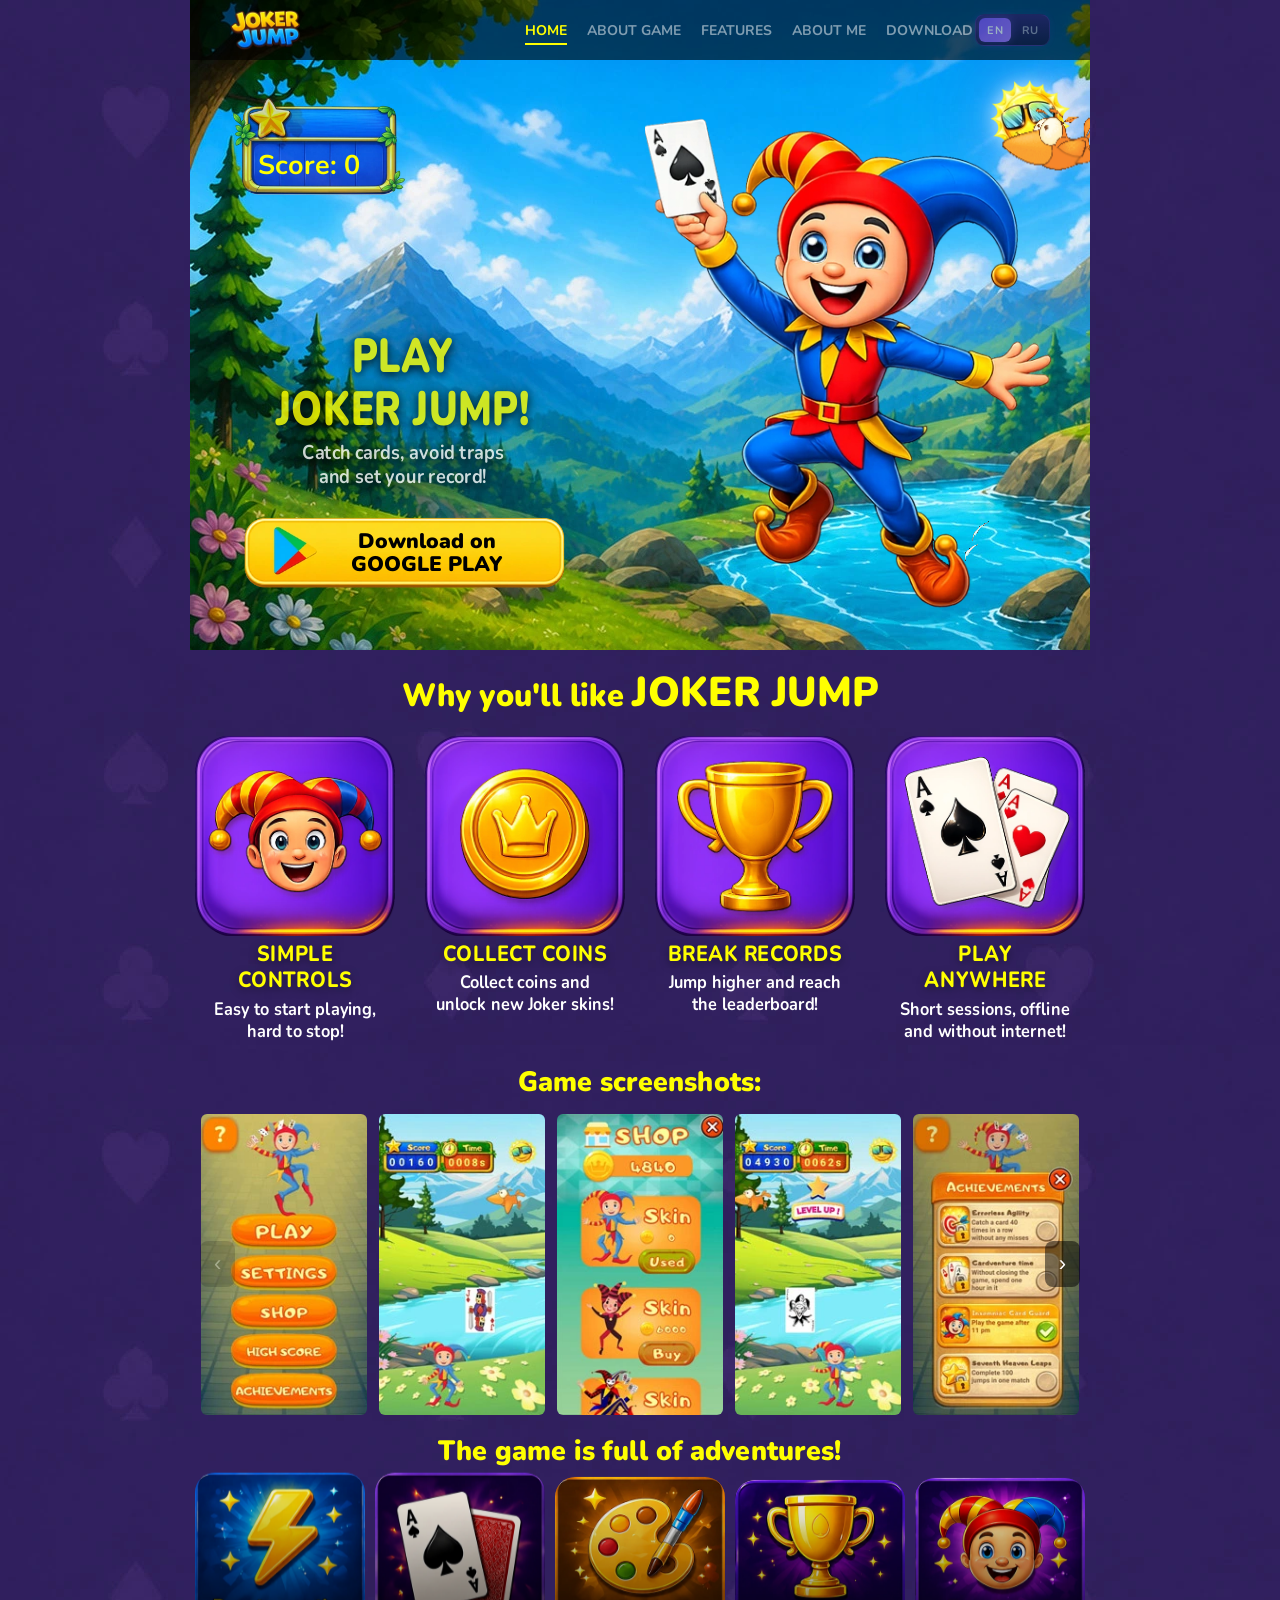
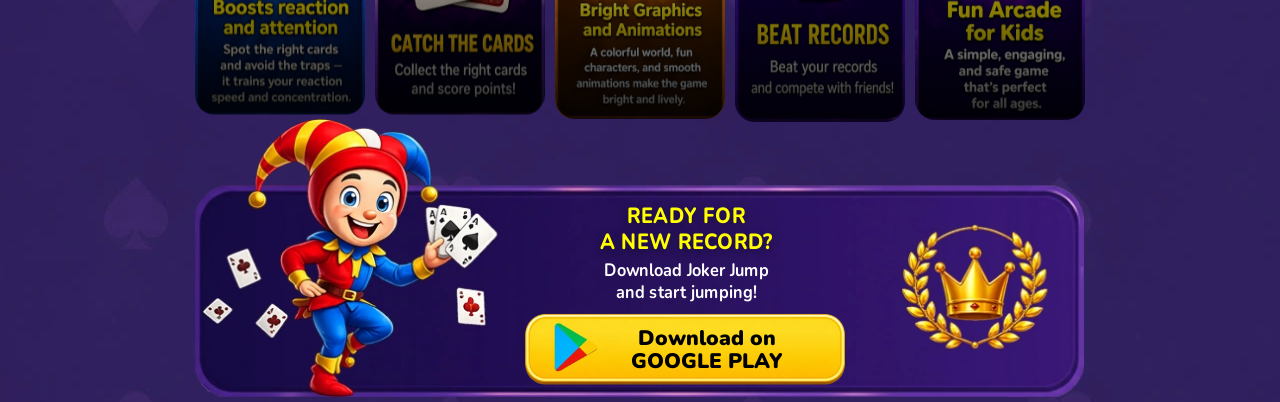
<file: index.html>
<!DOCTYPE html>
<html lang="en">
<head>
<meta name="viewport"
      content="width=device-width, initial-scale=1.0">
    <meta charset="UTF-8">
    <title>Joker Jump</title>
	<link rel="icon" href="assets/images/favicon.png">
    <link rel="stylesheet" href="assets/styles/styles.css">
    <link href="https://fonts.googleapis.com/css2?family=Baloo+2:wght@400;600;700&display=swap" rel="stylesheet">
    <link href="https://fonts.googleapis.com/css2?family=Nunito:wght@400;600;700;800&display=swap" rel="stylesheet">
    <style>
        .hero-text {
            left: 6%;
        }
    </style>
</head>

<body>
<header class="header">
    <div class="container menu">
        <img src="assets/images/Logo.webp" alt="Logo" class="logo">
		<button class="burger-btn" id="burgerBtn">
			<span></span>
			<span></span>
			<span></span>
		</button>

		<nav id="mainNav">
            <ul>
                <li><a href="index.html" class="active">HOME</a></li>
                <li><a href="about_Game.html">ABOUT GAME</a></li>
                <li><a href="peculiarities.html">FEATURES</a></li>
                <li><a href="about_Me.html">ABOUT ME</a></li>
                <li><a href="https://play.google.com/store/apps/details?id=com.Spinyminds.MyGame" target="_blank" rel="noopener noreferrer">DOWNLOAD</a></li>
            </ul>
        </nav>
	
		<div class="lang-switch">
		<a href="index.html" class="lang-btn" data-lang="en">EN</a>
		<a href="ru/index.html" class="lang-btn" data-lang="ru">RU</a>
		</div>
		
    </div>
</header>

<main class="wrapper">

<section class="hero">
	<div id="score" data-label="Score">Score: 0</div>
    <img src="assets/images/Score.webp" class="score" alt="Score indicator">

    <div class="leaf-layer"></div>

    <div class="joker-stage">
        <img src="assets/images/ball.webp" class="ball" alt="Ball">
        <img src="assets/images/Joker.webp" class="joker-layer" alt="Joker character">

        <div class="eye" id="eye1">
            <img src="assets/images/eye.webp" class="iris" alt="Eye iris">
        </div>
        <div class="eye" id="eye2">
            <img src="assets/images/eye.webp" class="iris" alt="Eye iris">
        </div>
    </div>

    <img src="assets/images/Fly.gif" class="fly-layer" alt="Flying animation">
    <img src="assets/images/Sun.webp" class="sun" alt="Sun">
    <img src="assets/images/Wave.gif" class="wave" alt="Wave animation">

    <div class="hero-text">
        <h2>PLAY<br>JOKER JUMP!</h2>
        <h3>Catch cards, avoid traps<br>and set your record!</h3>
    </div>

    <a class="download-btn btn2"
       href="https://play.google.com/store/apps/details?id=com.Spinyminds.MyGame"
       target="_blank" rel="noopener noreferrer">
        <img src="assets/images/Download.webp" alt="Download">
        <span class="download-text">Download on <br>GOOGLE PLAY</span>
    </a>
</section>

<div class="container content">
    <h1>Why you'll like <span class="game-title">JOKER JUMP</span></h1>

    <div class="small_cards">

        <div class="small_card-wrapper">
            <div class="small_card">
                <div class="small_card-icon" style="background-image: url('assets/images/Sing_1.webp');"></div>
            </div>
            <h2>SIMPLE CONTROLS</h2>
            <h3>Easy to start playing, hard to stop!</h3>
        </div>

        <div class="small_card-wrapper">
            <div class="small_card">
                <div class="small_card-icon" style="background-image: url('assets/images/Sing_2.webp');"></div>
            </div>
            <h2>COLLECT COINS</h2>
            <h3>Collect coins and unlock new Joker skins!</h3>
        </div>

        <div class="small_card-wrapper">
            <div class="small_card">
                <div class="small_card-icon" style="background-image: url('assets/images/Sing_3.webp');"></div>
            </div>
            <h2>BREAK RECORDS</h2>
            <h3>Jump higher and reach the leaderboard!</h3>
        </div>

        <div class="small_card-wrapper">
            <div class="small_card">
                <div class="small_card-icon" style="background-image: url('assets/images/Sing_4.webp');"></div>
            </div>
            <h2>PLAY ANYWHERE</h2>
            <h3>Short sessions, offline and without internet!</h3>
        </div>

    </div>
</div>
<section class="container content">

<h4>Game screenshots:</h4>

<div class="gallery">
    <button class="nav prev">‹</button>

    <div class="gallery-wrapper">
        <div class="gallery-track">
              <div class="slide"><img src="assets/images/Screens_1.webp" alt="Gameplay screenshot 1"></div>
              <div class="slide"><img src="assets/images/Screens_2.webp" alt="Gameplay screenshot 2"></div>
              <div class="slide"><img src="assets/images/Screens_3.webp" alt="Gameplay screenshot 3"></div>
              <div class="slide"><img src="assets/images/Screens_4.webp" alt="Gameplay screenshot 4"></div>
              <div class="slide"><img src="assets/images/Screens_5.webp" alt="Gameplay screenshot 5"></div>
              <div class="slide"><img src="assets/images/Screens_6.webp" alt="Gameplay screenshot 6"></div>
              <div class="slide"><img src="assets/images/Screens_7.webp" alt="Gameplay screenshot 7"></div>
              <div class="slide"><img src="assets/images/Screens_8.webp" alt="Gameplay screenshot 8"></div>
        </div>
    </div>

    <button class="nav next">›</button>
</div>

<h4>The game is full of adventures!</h4>

<div class="layout-grid">

    <div class="wrapper">
        <div class="card">
            <img src="assets/images/Card_01_en.webp" alt="Game card 1">
            <div class="overlay"></div>
            <div class="card-content"></div>
            <div class="glare"></div>
        </div>
    </div>

    <div class="wrapper">
        <div class="card">
            <img src="assets/images/Card_02_en.webp" alt="Game card 2">
            <div class="overlay"></div>
            <div class="card-content"></div>
            <div class="glare"></div>
        </div>
    </div>

    <div class="wrapper">
        <div class="card">
            <img src="assets/images/Card_03_en.webp" alt="Game card 3">
            <div class="overlay"></div>
            <div class="card-content"></div>
            <div class="glare"></div>
        </div>
    </div>

    <div class="wrapper">
        <div class="card">
            <img src="assets/images/Card_04_en.webp" alt="Game card 4">
            <div class="overlay"></div>
            <div class="card-content"></div>
            <div class="glare"></div>
        </div>
    </div>

    <div class="wrapper">
        <div class="card">
            <img src="assets/images/Card_05_en.webp" alt="Game card 5">
            <div class="overlay"></div>
            <div class="card-content"></div>
            <div class="glare"></div>
        </div>
    </div>
	
	<div class="wrapper mobile-only">
    <div class="card">
        <img src="assets/images/Card_05_en_additional.webp" alt="Game card 5 additional">
        <div class="overlay"></div>
        <div class="card-content"></div>
        <div class="glare"></div>
    </div>
</div>

</div>

<div class="plaque-wrapper">

    <img src="assets/images/Purple_plaque.webp" class="Purple_plaque" alt="Purple plaque">

    <div class="plaque-text">
        <h2>READY FOR </br>A NEW RECORD?</h2>
        <h3>Download Joker Jump <br>and start jumping!</h3>
    </div>

    <a class="download-btn btn1"
       href="https://play.google.com/store/apps/details?id=com.Spinyminds.MyGame"
       target="_blank" rel="noopener noreferrer">
        <img src="assets/images/Download.webp" alt="Download Game">
        <span class="download-text">Download on <br>GOOGLE PLAY</span>
    </a>

</div>
</section>
</main>
<script>
  window.IMAGE_BASE = "assets/images/";
</script>
<script src="assets/scripts/script.js" defer></script>
	<script src="assets/scripts/burgerbtn.js" defer></script>
</body>
</html>
</file>
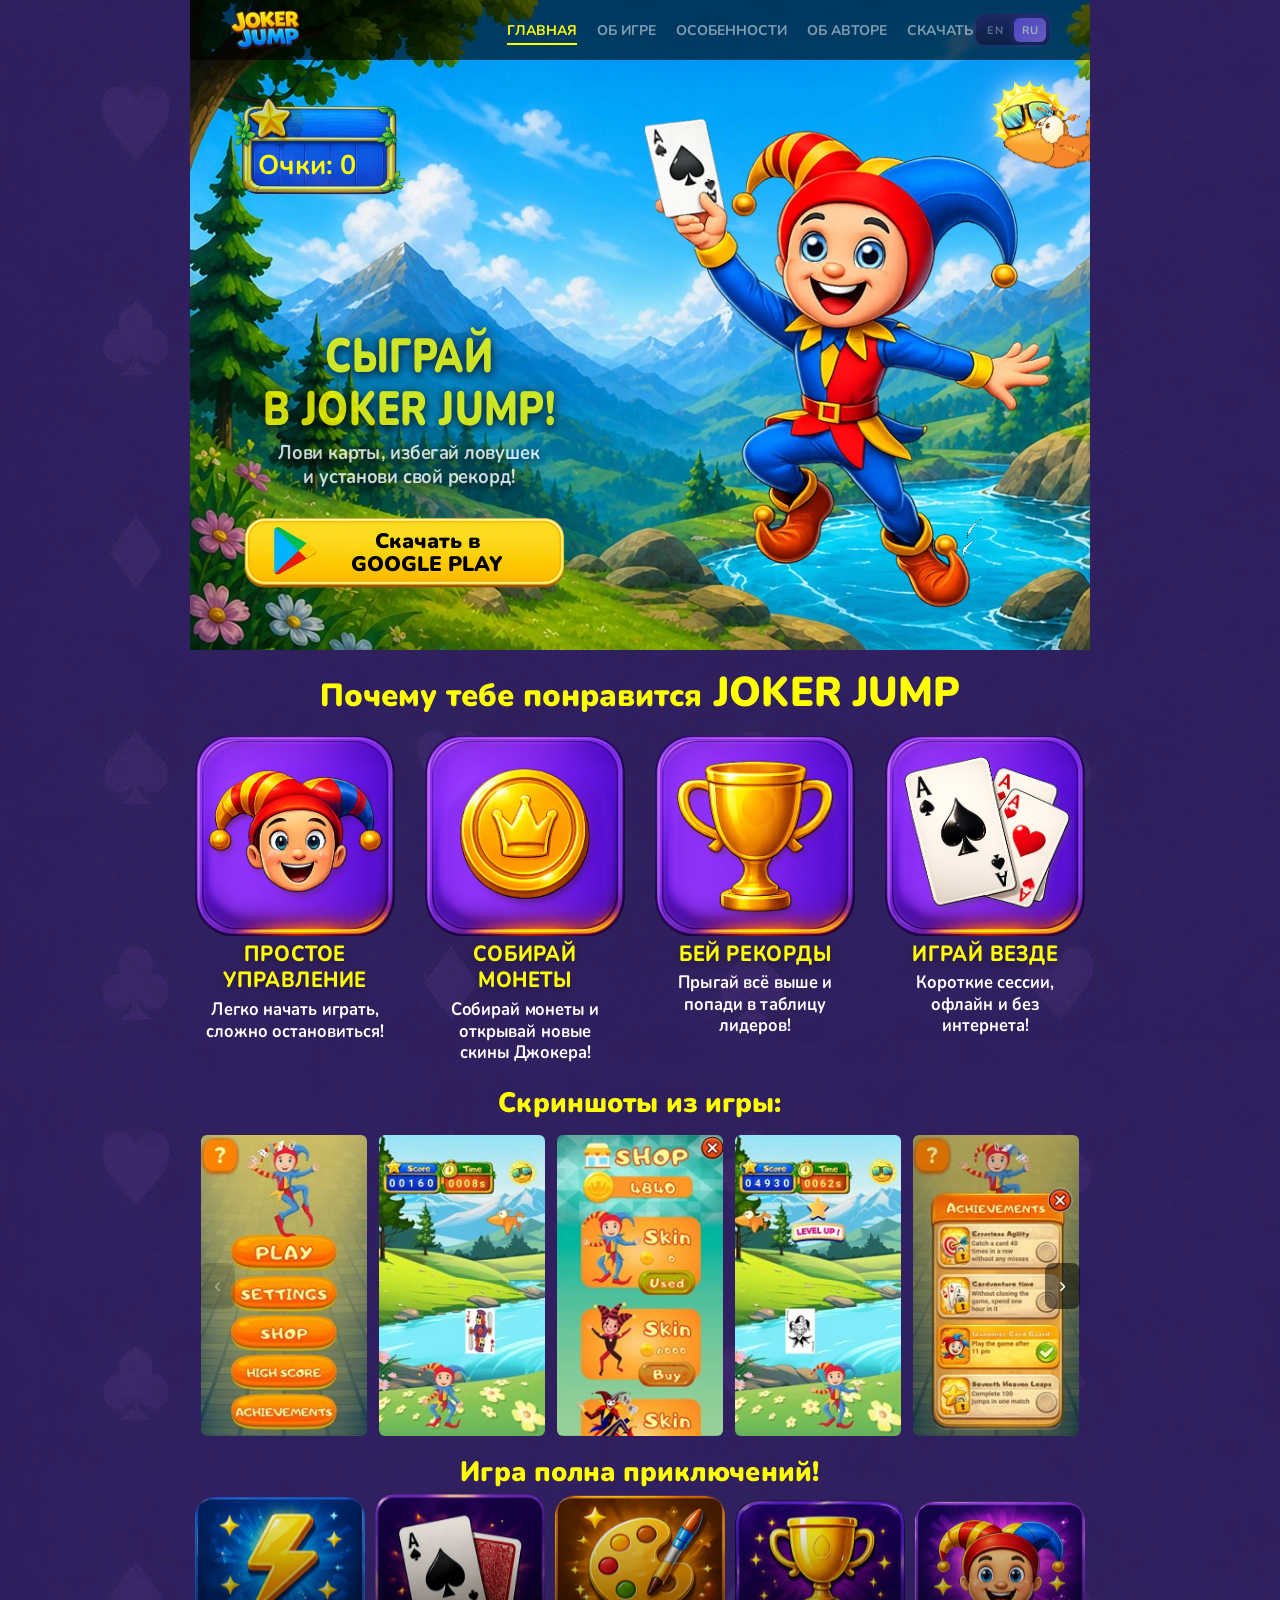
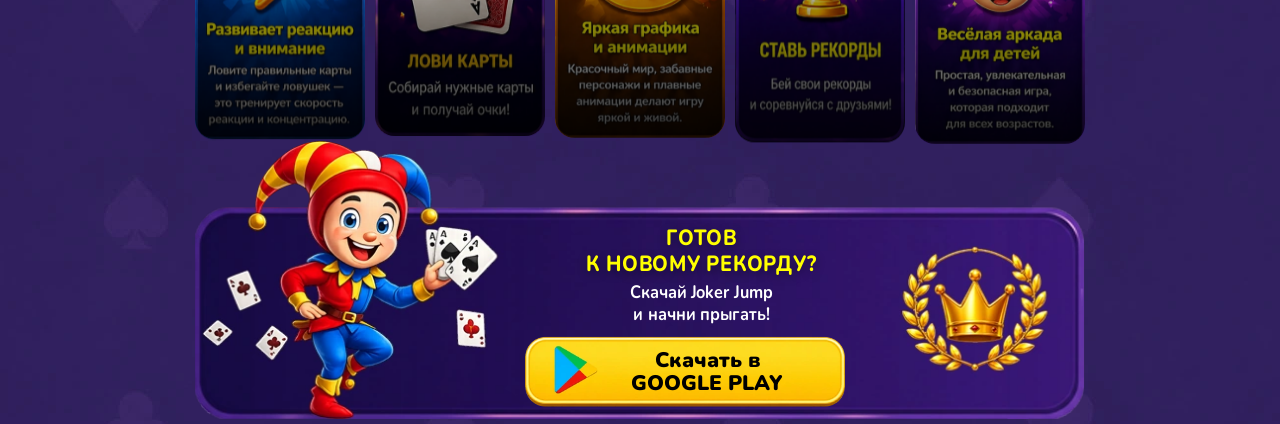
<file: ru/index.html>
<!DOCTYPE html>
<html lang="ru">
<head>
    <meta charset="UTF-8">
	<meta name="viewport"
      content="width=device-width, initial-scale=1.0">
    <title>Joker Jump</title>
	<link rel="icon" href="../assets/images/favicon.png">
    <link rel="stylesheet" href="../assets/styles/styles.css">
	<link href="https://fonts.googleapis.com/css2?family=Baloo+2:wght@400;600;700&display=swap" rel="stylesheet">
	<link href="https://fonts.googleapis.com/css2?family=Nunito:wght@400;600;700;800&display=swap" rel="stylesheet">
	<style>
		.hero-text{
			left:4%;
		}
		@media (max-width:768px){
		.hero-text{
			transform:
				translateX(-7%)
		}
		}
	</style>
</head>

<body>
<header class="header">
    <div class="container menu">
        <img src="../assets/images/Logo.webp" alt="Logo" class="logo">
		<button class="burger-btn" id="burgerBtn">
			<span></span>
			<span></span>
			<span></span>
		</button>
		<nav id="mainNav">
            <ul>
                <li><a href="index.html" class="active">ГЛАВНАЯ</a></li>
                <li><a href="about_Game.html">ОБ ИГРЕ</a></li>
                <li><a href="peculiarities.html">ОСОБЕННОСТИ</a></li>
                <li><a href="about_Me.html">ОБ АВТОРЕ</a></li>
                <li><a href="https://play.google.com/store/apps/details?id=com.Spinyminds.MyGame" target="_blank" rel="noopener noreferrer">СКАЧАТЬ</a></li>
            </ul>
        </nav>
		<div class="lang-switch">
		<a href="../index.html" class="lang-btn" data-lang="en">EN</a>
		<a href="index.html" class="lang-btn" data-lang="ru">RU</a>
		</div>		
    </div>
</header>

<main class="wrapper">

<section class="hero">
    <div id="score" data-label="Очки">Очки: 0</div>
    <img src="../assets/images/Score.webp" class="score" alt="Score indicator">
    <div class="leaf-layer"></div>
    <div class="joker-stage">
        <img src="../assets/images/ball.webp" class="ball" alt="Ball">
        <img src="../assets/images/Joker.webp" class="joker-layer" alt="Joker character">
        <div class="eye" id="eye1">
            <img src="../assets/images/eye.webp" class="iris" alt="Eye iris">
        </div>
        <div class="eye" id="eye2">
            <img src="../assets/images/eye.webp" class="iris" alt="Eye iris">
        </div>
    </div>
    <img src="../assets/images/Fly.gif" class="fly-layer" alt="Flying animation">
    <img src="../assets/images/Sun.webp" class="sun" alt="Sun">
    <img src="../assets/images/Wave.gif" class="wave" alt="Wave animation">
    <div class="hero-text">
        <h2>СЫГРАЙ<br>в JOKER JUMP!</h2>
        <h3>Лови карты, избегай ловушек<br>и установи свой рекорд!</h3>
    </div>
    <a class="download-btn btn2"
       href="https://play.google.com/store/apps/details?id=com.Spinyminds.MyGame"
       target="_blank" rel="noopener noreferrer">
        <img src="../assets/images/Download.webp" alt="Download">
        <span class="download-text">Скачать в <br>GOOGLE PLAY</span>
    </a>
</section>

<div class="container content">
    <h1>Почему тебе понравится<span class="game-title"> JOKER JUMP</span></h1>

    <div class="small_cards">

        <div class="small_card-wrapper">
            <div class="small_card">
                <div class="small_card-icon" style="background-image: url('../assets/images/Sing_1.webp');"></div>
            </div>
            <h2>ПРОСТОЕ УПРАВЛЕНИЕ</h2>
            <h3>Легко начать играть, сложно остановиться!</h3>
        </div>

        <div class="small_card-wrapper">
            <div class="small_card">
                <div class="small_card-icon" style="background-image: url('../assets/images/Sing_2.webp');"></div>
            </div>
            <h2>СОБИРАЙ МОНЕТЫ</h2>
            <h3>Собирай монеты и открывай новые скины Джокера!</h3>
        </div>

        <div class="small_card-wrapper">
            <div class="small_card">
                <div class="small_card-icon" style="background-image: url('../assets/images/Sing_3.webp');"></div>
            </div>
            <h2>БЕЙ РЕКОРДЫ</h2>
            <h3>Прыгай всё выше и попади в таблицу лидеров!</h3>
        </div>

        <div class="small_card-wrapper">
            <div class="small_card">
                <div class="small_card-icon" style="background-image: url('../assets/images/Sing_4.webp');"></div>
            </div>
            <h2>ИГРАЙ ВЕЗДЕ</h2>
            <h3>Короткие сессии, офлайн и без интернета!</h3>
        </div>
    </div>
	
</div>
<section class="container content">

<h4>Скриншоты из игры:</h4>

<div class="gallery">
  <button class="nav prev">‹</button>

  <div class="gallery-wrapper">
    <div class="gallery-track">
              <div class="slide"><img src="../assets/images/Screens_1.webp" alt="Gameplay screenshot 1"></div>
              <div class="slide"><img src="../assets/images/Screens_2.webp" alt="Gameplay screenshot 2"></div>
              <div class="slide"><img src="../assets/images/Screens_3.webp" alt="Gameplay screenshot 3"></div>
              <div class="slide"><img src="../assets/images/Screens_4.webp" alt="Gameplay screenshot 4"></div>
              <div class="slide"><img src="../assets/images/Screens_5.webp" alt="Gameplay screenshot 5"></div>
              <div class="slide"><img src="../assets/images/Screens_6.webp" alt="Gameplay screenshot 6"></div>
              <div class="slide"><img src="../assets/images/Screens_7.webp" alt="Gameplay screenshot 7"></div>
              <div class="slide"><img src="../assets/images/Screens_8.webp" alt="Gameplay screenshot 8"></div>
    </div>
  </div>

  <button class="nav next">›</button>
</div>

<h4>Игра полна приключений!</h4>

<div class="layout-grid">

    <div class="wrapper">
        <div class="card">
            <img src="../assets/images/Card_01.webp" alt="Game card 1">
			<div class="overlay"></div>
            <div class="card-content"></div>
            <div class="glare"></div>
        </div>
    </div>

    <div class="wrapper">
        <div class="card">
            <img src="../assets/images/Card_02.webp" alt="Game card 2">
			<div class="overlay"></div>
            <div class="card-content"></div>
            <div class="glare"></div>        </div>
    </div>

    <div class="wrapper">
        <div class="card">
            <img src="../assets/images/Card_03.webp" alt="Game card 3">
 			<div class="overlay"></div>
            <div class="card-content"></div>
            <div class="glare"></div>       </div>
    </div>

    <div class="wrapper">
        <div class="card">
            <img src="../assets/images/Card_04.webp" alt="Game card 4">
 			<div class="overlay"></div>
            <div class="card-content"></div>
            <div class="glare"></div>       </div>
    </div>

    <div class="wrapper">
        <div class="card">
            <img src="../assets/images/Card_05.webp" alt="Game card 5">
 			<div class="overlay"></div>
            <div class="card-content"></div>
            <div class="glare"></div>
		</div>
    </div>
	<div class="wrapper mobile-only">
    <div class="card">
        <img src="../assets/images/Card_05_ru_additional.webp" alt="Game card 5 additional">
        <div class="overlay"></div>
        <div class="card-content"></div>
        <div class="glare"></div>
    </div>
	</div>
</div>

<div class="plaque-wrapper">

    <img src="../assets/images/Purple_plaque.webp" class="Purple_plaque" alt="Purple plaque">

    <div class="plaque-text">
        <h2>ГОТОВ <br>К НОВОМУ РЕКОРДУ?</h2>
        <h3>Скачай Joker Jump <br>и начни прыгать!</h3>
    </div>

    <a class="download-btn btn1"
       href="https://play.google.com/store/apps/details?id=com.Spinyminds.MyGame"
       target="_blank" rel="noopener noreferrer">

        <img src="../assets/images/Download.webp" alt="Download Game">

        <span class="download-text">Скачать в <br>GOOGLE PLAY</span>
    </a>

</div>

</section>

</main>
<script>
  window.IMAGE_BASE = "../assets/images/";
</script>
<script src="../assets/scripts/script.js" defer></script>
<script src="../assets/scripts/burgerbtn.js" defer></script>
</body>
</html>
</file>
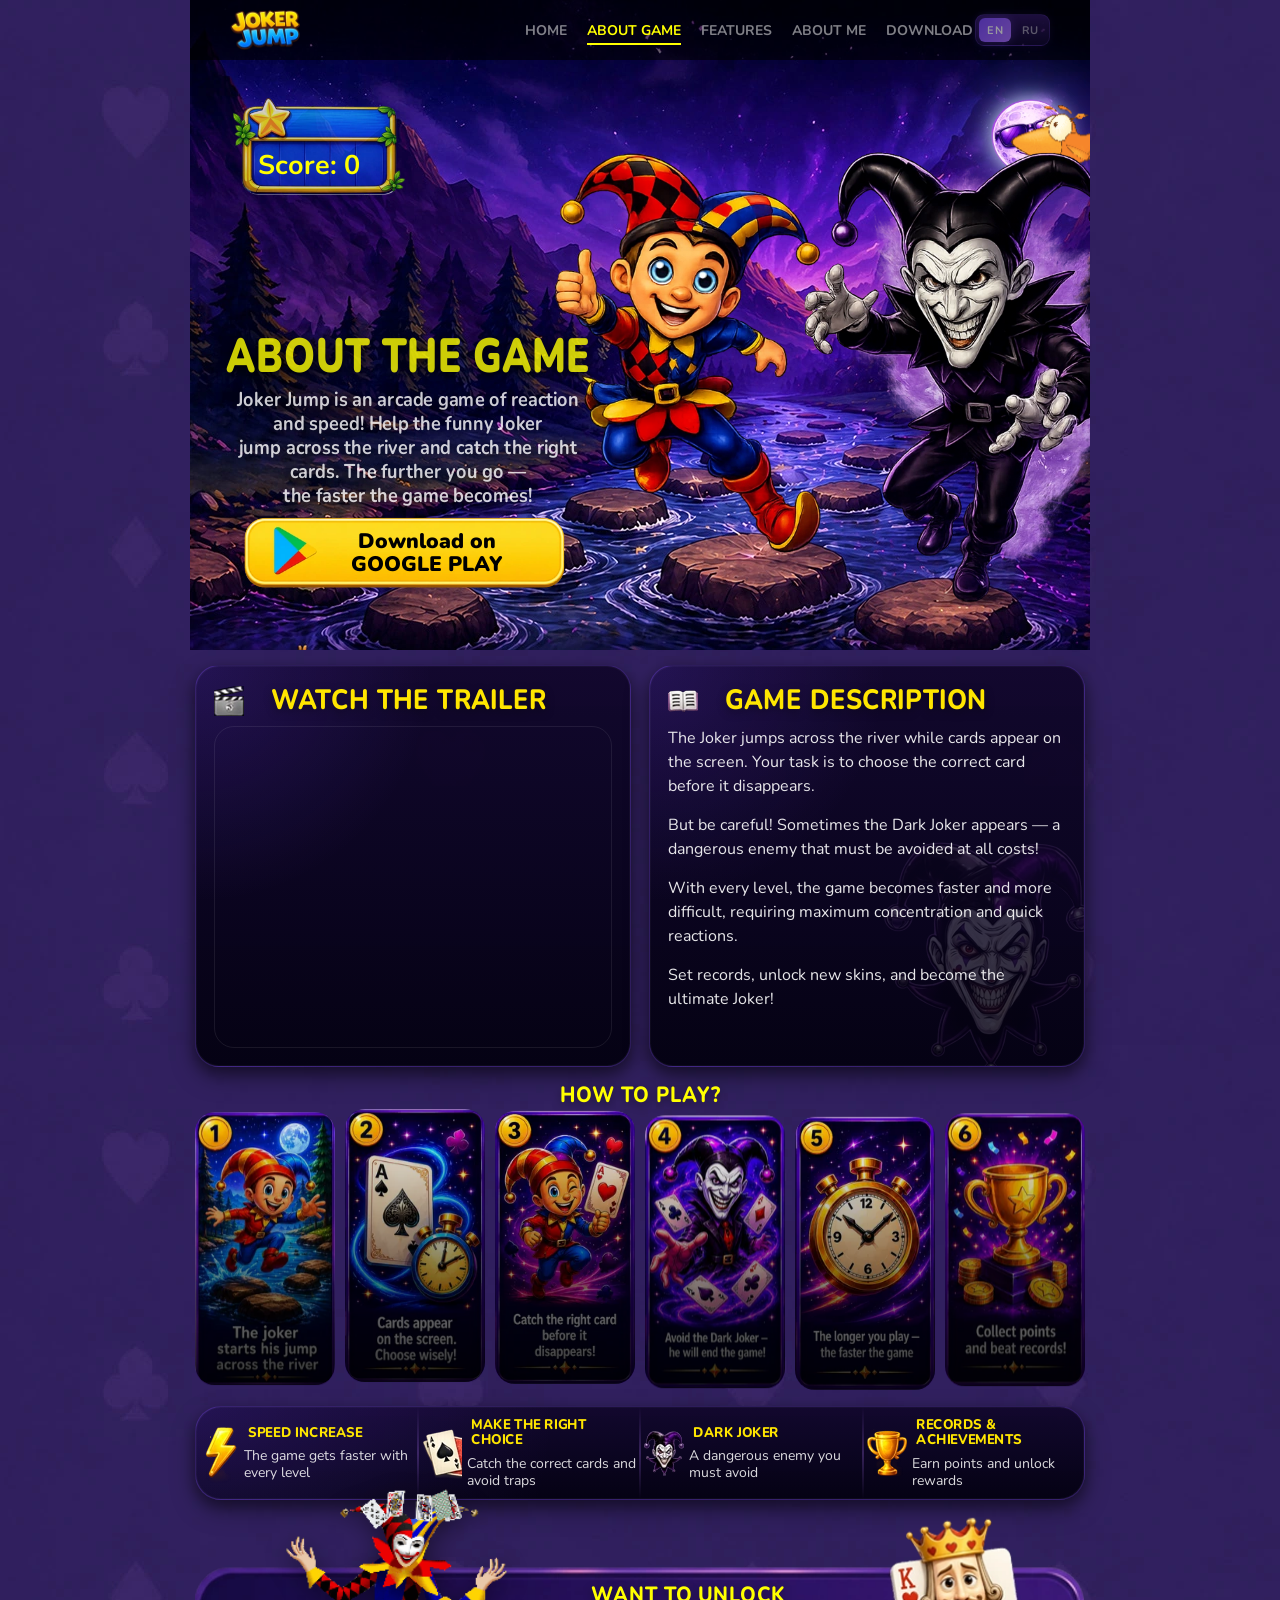
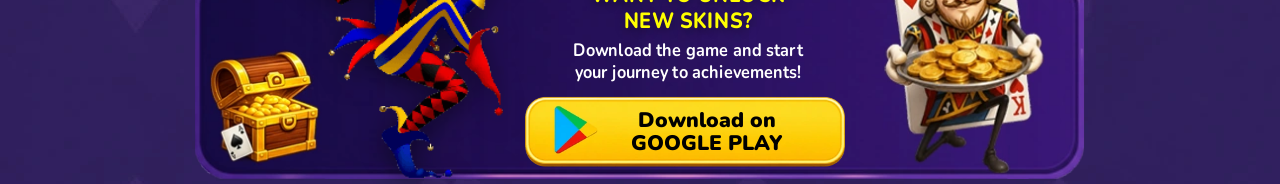
<file: about_Game.html>
<!DOCTYPE html>
<html lang="en">
<head>
    <meta charset="UTF-8">
	<meta name="viewport"
      content="width=device-width, initial-scale=1.0">
    <title>About Joker Jump game</title>
	<link rel="icon" href="assets/images/favicon.png">
    <link rel="stylesheet" href="assets/styles/styles.css">
    <link href="https://fonts.googleapis.com/css2?family=Baloo+2:wght@400;600;700&display=swap" rel="stylesheet">
    <link href="https://fonts.googleapis.com/css2?family=Nunito:wght@400;600;700;800&display=swap" rel="stylesheet">
    <link rel="stylesheet" href="assets/styles/about_game.css">
</head>
<body>
<header class="header">
    <div class="container menu">
        <img src="assets/images/Logo.webp" alt="Logo" class="logo">
		<button class="burger-btn" id="burgerBtn">
			<span></span>
			<span></span>
			<span></span>
		</button>
		<nav id="mainNav">
            <ul>
                <li><a href="index.html">HOME</a></li>
                <li><a href="about_Game.html" class="active">ABOUT GAME</a></li>
                <li><a href="peculiarities.html">FEATURES</a></li>
                <li><a href="about_Me.html">ABOUT ME</a></li>
                <li><a href="https://play.google.com/store/apps/details?id=com.Spinyminds.MyGame" target="_blank" rel="noopener noreferrer">DOWNLOAD</a></li>
            </ul>
        </nav>
			<div class="lang-switch">
			<a href="about_Game.html" class="lang-btn" data-lang="en">EN</a>
			<a href="ru/about_Game.html" class="lang-btn" data-lang="ru">RU</a>
			</div>	
    </div>
</header>

<main class="wrapper">

<section class="hero">

	<div id="score" data-label="Score">Score: 0</div>

    <img src="assets/images/Score.webp" class="score" alt="Score counter">

    <div class="leaf-layer"></div>

    <div class="joker-stage">

        <img src="assets/images/ball.webp" class="ball" alt="Ball">

        <img src="assets/images/Two_Joker.webp" class="joker-layer" alt="Joker character">

        <div class="eye" id="eye1">
            <img src="assets/images/eye.webp" class="iris" alt="Eye iris">
        </div>

        <div class="eye" id="eye2">
            <img src="assets/images/eye.webp" class="iris" alt="Eye iris">
        </div>

    </div>

    <img src="assets/images/Fly.gif" class="fly-layer" alt="Flying animation">
    <img src="assets/images/Moon.webp" class="sun" alt="Moon">

    <div class="hero-text">
        <h2>ABOUT THE GAME</h2>

        <h3>
            Joker Jump is an arcade game of reaction<br>
            and speed! Help the funny Joker<br>
            jump across the river and catch the right<br>
            cards. The further you go —<br>
            the faster the game becomes!
        </h3>
    </div>

    <a class="download-btn btn2"
       href="https://play.google.com/store/apps/details?id=com.Spinyminds.MyGame"
       target="_blank" rel="noopener noreferrer">

        <img src="assets/images/Download.webp" alt="Download button">

        <span class="download-text">
            Download on <br>GOOGLE PLAY
        </span>

    </a>

</section>

<div class="container content">

<section class="promo-grid">

    <div class="promo-card video-card">

        <div class="promo-header">
            <img src="assets/images/movie-icon.webp" alt="Video icon">
            <h2>WATCH THE TRAILER</h2>
        </div>

        <div class="video-wrapper">
            <iframe
                loading="lazy"
                src="https://www.youtube.com/embed/896fMaZiZb4?rel=0"
                title="Joker Jump Trailer"
                allow="accelerometer; autoplay; clipboard-write; encrypted-media; gyroscope; picture-in-picture; web-share"
                referrerpolicy="strict-origin-when-cross-origin"
                allowfullscreen>
            </iframe>
        </div>

    </div>

    <div class="promo-card description-card">

        <div class="promo-header">
            <img src="assets/images/book-icon.webp" alt="Book icon">
            <h2>GAME DESCRIPTION</h2>
        </div>

        <div class="description-content">

            <p>
                The Joker jumps across the river while cards appear on the screen.
                Your task is to choose the correct card before it disappears.
            </p>

            <p>
                But be careful! Sometimes the Dark Joker appears —
                a dangerous enemy that must be avoided at all costs!
            </p>

            <p>
                With every level, the game becomes faster and more difficult,
                requiring maximum concentration and quick reactions.
            </p>

            <p>
                Set records, unlock new skins,
                and become the ultimate Joker!
            </p>

        </div>

        <img
            src="assets/images/joker-shadow.webp"
            alt="Joker shadow decoration"
            class="corner-joker"
        >

    </div>

</section>
</div>
<section class="container content">

<h2>How to play?</h2>

<div class="layout-grid">

    <div class="wrapper">
        <div class="card">
            <img src="assets/images/Card_13_en.webp" alt="Instruction card 13">
            <div class="overlay"></div>
            <div class="card-content"></div>
            <div class="glare"></div>
        </div>
    </div>

    <div class="wrapper">
        <div class="card">
            <img src="assets/images/Card_14_en.webp" alt="Instruction card 14">
            <div class="overlay"></div>
            <div class="card-content"></div>
            <div class="glare"></div>
        </div>
    </div>

    <div class="wrapper">
        <div class="card">
            <img src="assets/images/Card_15_en.webp" alt="Instruction card 15">
            <div class="overlay"></div>
            <div class="card-content"></div>
            <div class="glare"></div>
        </div>
    </div>

    <div class="wrapper">
        <div class="card">
            <img src="assets/images/Card_16_en.webp" alt="Instruction card 16">
            <div class="overlay"></div>
            <div class="card-content"></div>
            <div class="glare"></div>
        </div>
    </div>

    <div class="wrapper">
        <div class="card">
            <img src="assets/images/Card_17_en.webp" alt="Instruction card 17">
            <div class="overlay"></div>
            <div class="card-content"></div>
            <div class="glare"></div>
        </div>
    </div>

    <div class="wrapper">
        <div class="card">
            <img src="assets/images/Card_18_en.webp" alt="Instruction card 18">
            <div class="overlay"></div>
            <div class="card-content"></div>
            <div class="glare"></div>
        </div>
    </div>

</div>

<div class="features-strip">

    <div class="feature-item">
        <img src="assets/images/speed-icon.webp" alt="Speed icon">

        <div>
            <h1>SPEED INCREASE</h1>

            <p>
                The game gets faster with every level
            </p>
        </div>
    </div>

    <div class="feature-divider"></div>

    <div class="feature-item">
        <img src="assets/images/card-icon.webp" alt="Card icon">

        <div>
            <h1>MAKE THE RIGHT CHOICE</h1>

            <p>
                Catch the correct cards and avoid traps
            </p>
        </div>
    </div>

    <div class="feature-divider"></div>

    <div class="feature-item">
        <img src="assets/images/joker-icon.webp" alt="Joker icon">

        <div>
            <h1>DARK JOKER</h1>

            <p>
                A dangerous enemy you must avoid
            </p>
        </div>
    </div>

    <div class="feature-divider"></div>

    <div class="feature-item">
        <img src="assets/images/cup-icon.webp" alt="Cup icon">

        <div>
            <h1>RECORDS & ACHIEVEMENTS</h1>

            <p>
                Earn points and unlock rewards
            </p>
        </div>
    </div>

</div>

<div class="plaque-wrapper">
    <img src="assets/images/Joker_Card.gif" class="joker-card" alt="Animated Joker card">
    <img src="assets/images/Purple_plaque_2.webp" class="Purple_plaque" alt="Purple plaque">
    <div class="plaque-text">
        <h2>WANT TO UNLOCK<br>NEW SKINS?</h2>
        <h3>Download the game and start <br>your journey to achievements!</h3>
    </div>
    <a
        class="download-btn btn1"
        href="https://play.google.com/store/apps/details?id=com.Spinyminds.MyGame"
        target="_blank" rel="noopener noreferrer"
    >
        <img src="assets/images/Download.webp" alt="Download Game">
        <span class="download-text">
            Download on <br>GOOGLE PLAY
        </span>
    </a>
</div>

</section>



</main>
<script>
  window.IMAGE_BASE = "assets/images/";
</script>
<script src="assets/scripts/script.js" defer></script>
<script src="assets/scripts/burgerbtn.js" defer></script>
</body>
</html>
</file>
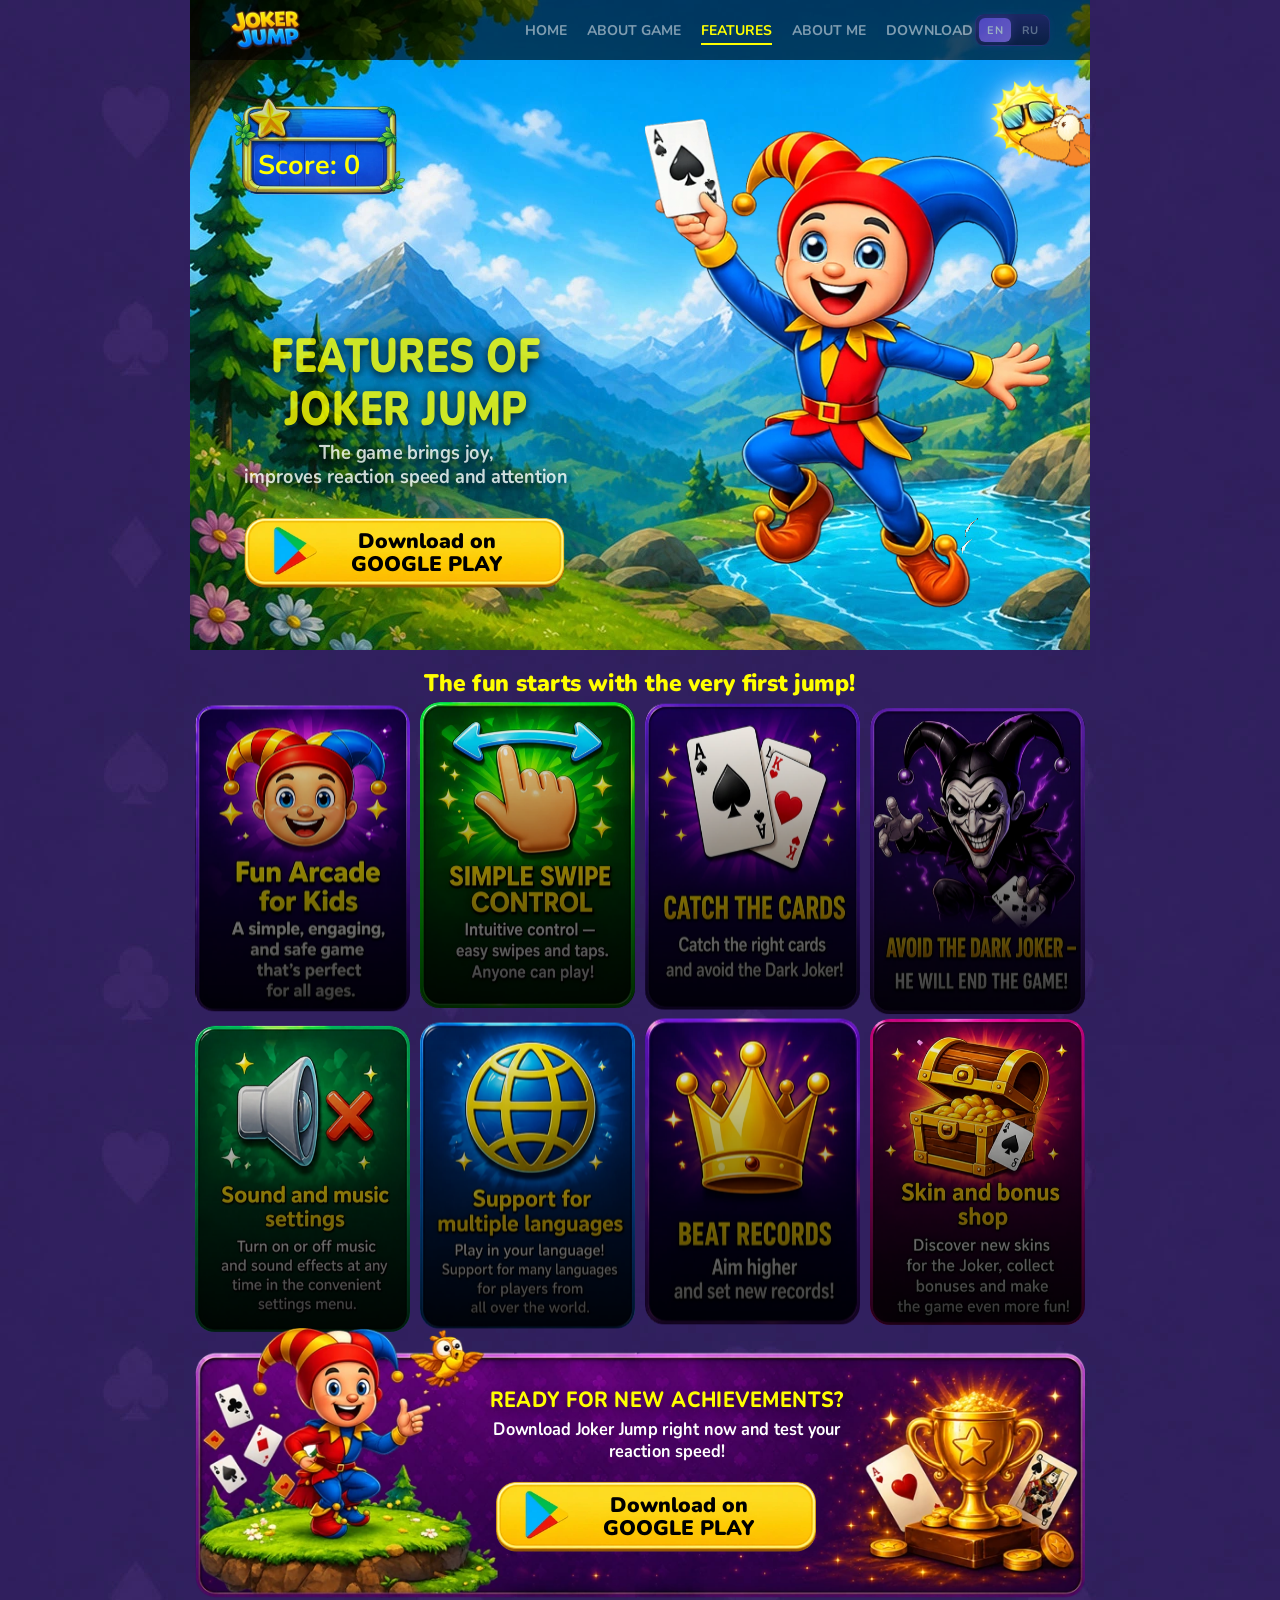
<file: peculiarities.html>
<!DOCTYPE html>
<html lang="en">
<head>
    <meta charset="UTF-8">
		<meta name="viewport"
      content="width=device-width, initial-scale=1.0">
    <title>Features of the Joker Jump game</title>
	<link rel="icon" href="assets/images/favicon.png">
    <link rel="stylesheet" href="assets/styles/styles.css">
    <link href="https://fonts.googleapis.com/css2?family=Baloo+2:wght@400;600;700&display=swap" rel="stylesheet">
    <link href="https://fonts.googleapis.com/css2?family=Nunito:wght@400;600;700;800&display=swap" rel="stylesheet">
    <style>
        .hero-text {
            left: 4%;
        }
		.layout-grid {
			grid-template-columns: repeat(4, minmax(130px, 1fr));
		}
		@media (max-width:768px){
		.layout-grid{
				grid-template-columns:repeat(3,1fr);
			}
			        .hero-text {
            left: 0%;
        }
		}
    </style>
</head>

<body>
<header class="header">

    <div class="container menu">

        <img src="assets/images/Logo.webp" alt="Logo" class="logo">
		<button class="burger-btn" id="burgerBtn">
			<span></span>
			<span></span>
			<span></span>
		</button>
		<nav id="mainNav">
            <ul>
                <li><a href="index.html">HOME</a></li>
                <li><a href="about_Game.html">ABOUT GAME</a></li>
                <li><a href="peculiarities.html" class="active">FEATURES</a></li>
                <li><a href="about_Me.html">ABOUT ME</a></li>
                <li>
                    <a href="https://play.google.com/store/apps/details?id=com.Spinyminds.MyGame" target="_blank" rel="noopener noreferrer">
                        DOWNLOAD
                    </a>
                </li>
            </ul>
        </nav>

		<div class="lang-switch">
		<a href="peculiarities.html" class="lang-btn" data-lang="en">EN</a>
		<a href="ru/peculiarities.html" class="lang-btn" data-lang="ru">RU</a>
		</div>
    </div>

</header>

<main class="wrapper">

<section class="hero">

	<div id="score" data-label="Score">Score: 0</div>

    <img src="assets/images/Score.webp" class="score" alt="Score counter">

    <div class="leaf-layer"></div>

    <div class="joker-stage">

        <img src="assets/images/ball.webp" class="ball" alt="Game ball">

        <img src="assets/images/Joker.webp" class="joker-layer" alt="Joker character">

        <div class="eye" id="eye1">
            <img src="assets/images/eye.webp" class="iris" alt="Eye iris">
        </div>

        <div class="eye" id="eye2">
            <img src="assets/images/eye.webp" class="iris" alt="Eye iris">
        </div>

    </div>

    <img src="assets/images/Fly.gif" class="fly-layer" alt="Flying animation">

    <img src="assets/images/Sun.webp" class="sun" alt="Sun">

    <img src="assets/images/Wave.gif" class="wave" alt="Wave animation">

    <div class="hero-text">
        <h2>FEATURES OF<br>JOKER JUMP</h2>

        <h3>
            The game brings joy,<br>
            improves reaction speed and attention
        </h3>
    </div>

    <a class="download-btn btn2"
       href="https://play.google.com/store/apps/details?id=com.Spinyminds.MyGame"
       target="_blank" rel="noopener noreferrer">

        <img src="assets/images/Download.webp" alt="Download">

        <span class="download-text">
            Download on <br>GOOGLE PLAY
        </span>

    </a>

</section>

<section class="container content">

<h1>The fun starts with the very first jump!</h1>

<div class="layout-grid">

    <div class="wrapper">
        <div class="card">
            <img src="assets/images/Card_05_en.webp" alt="Game card 05">
            <div class="overlay"></div>
            <div class="card-content"></div>
            <div class="glare"></div>
        </div>
    </div>

    <div class="wrapper">
        <div class="card">
            <img src="assets/images/Card_06_en.webp" alt="Game card 06">
            <div class="overlay"></div>
            <div class="card-content"></div>
            <div class="glare"></div>
        </div>
    </div>

    <div class="wrapper">
        <div class="card">
            <img src="assets/images/Card_07_en.webp" alt="Game card 07">
            <div class="overlay"></div>
            <div class="card-content"></div>
            <div class="glare"></div>
        </div>
    </div>

    <div class="wrapper">
        <div class="card">
            <img src="assets/images/Card_08_en.webp" alt="Game card 08">
            <div class="overlay"></div>
            <div class="card-content"></div>
            <div class="glare"></div>
        </div>
    </div>

    <div class="wrapper">
        <div class="card">
            <img src="assets/images/Card_09_en.webp" alt="Game card 09">
            <div class="overlay"></div>
            <div class="card-content"></div>
            <div class="glare"></div>
        </div>
    </div>

    <div class="wrapper">
        <div class="card">
            <img src="assets/images/Card_10_en.webp" alt="Game card 10">
            <div class="overlay"></div>
            <div class="card-content"></div>
            <div class="glare"></div>
        </div>
    </div>

    <div class="wrapper">
        <div class="card">
            <img src="assets/images/Card_11_en.webp" alt="Game card 11">
            <div class="overlay"></div>
            <div class="card-content"></div>
            <div class="glare"></div>
        </div>
    </div>

    <div class="wrapper">
        <div class="card">
            <img src="assets/images/Card_12_en.webp" alt="Game card 12">
            <div class="overlay"></div>
            <div class="card-content"></div>
            <div class="glare"></div>
        </div>
    </div>
	
	<div class="wrapper mobile-only">
    <div class="card">
        <img src="assets/images/Card_12_en_additional.webp" alt="Game card 12 additional">
        <div class="overlay"></div>
        <div class="card-content"></div>
        <div class="glare"></div>
    </div>
	</div>
</div>
	<div class="plaque-wrapper">
		<img src="assets/images/Purple_plaque_bird.webp"
			 class="Purple_plaque"
			 alt="Purple plaque decoration">
		<div class="plaque-text_2">
			<h2>READY FOR NEW ACHIEVEMENTS?</h2>
			<h3>
				Download Joker Jump right now 
				and test your reaction speed!
			</h3>
		</div>
		<a
			class="download-btn btn3"
			href="https://play.google.com/store/apps/details?id=com.Spinyminds.MyGame"
			target="_blank" rel="noopener noreferrer"
		>
			<img src="assets/images/Download.webp" alt="Download Game">
			<span class="download-text">
				Download on <br>GOOGLE PLAY
			</span>
		</a>
	</div>

</section>

</main>
<script>
  window.IMAGE_BASE = "assets/images/";
</script>
<script src="assets/scripts/script.js" defer></script>
<script src="assets/scripts/burgerbtn.js" defer></script>
</body>
</html>
</file>
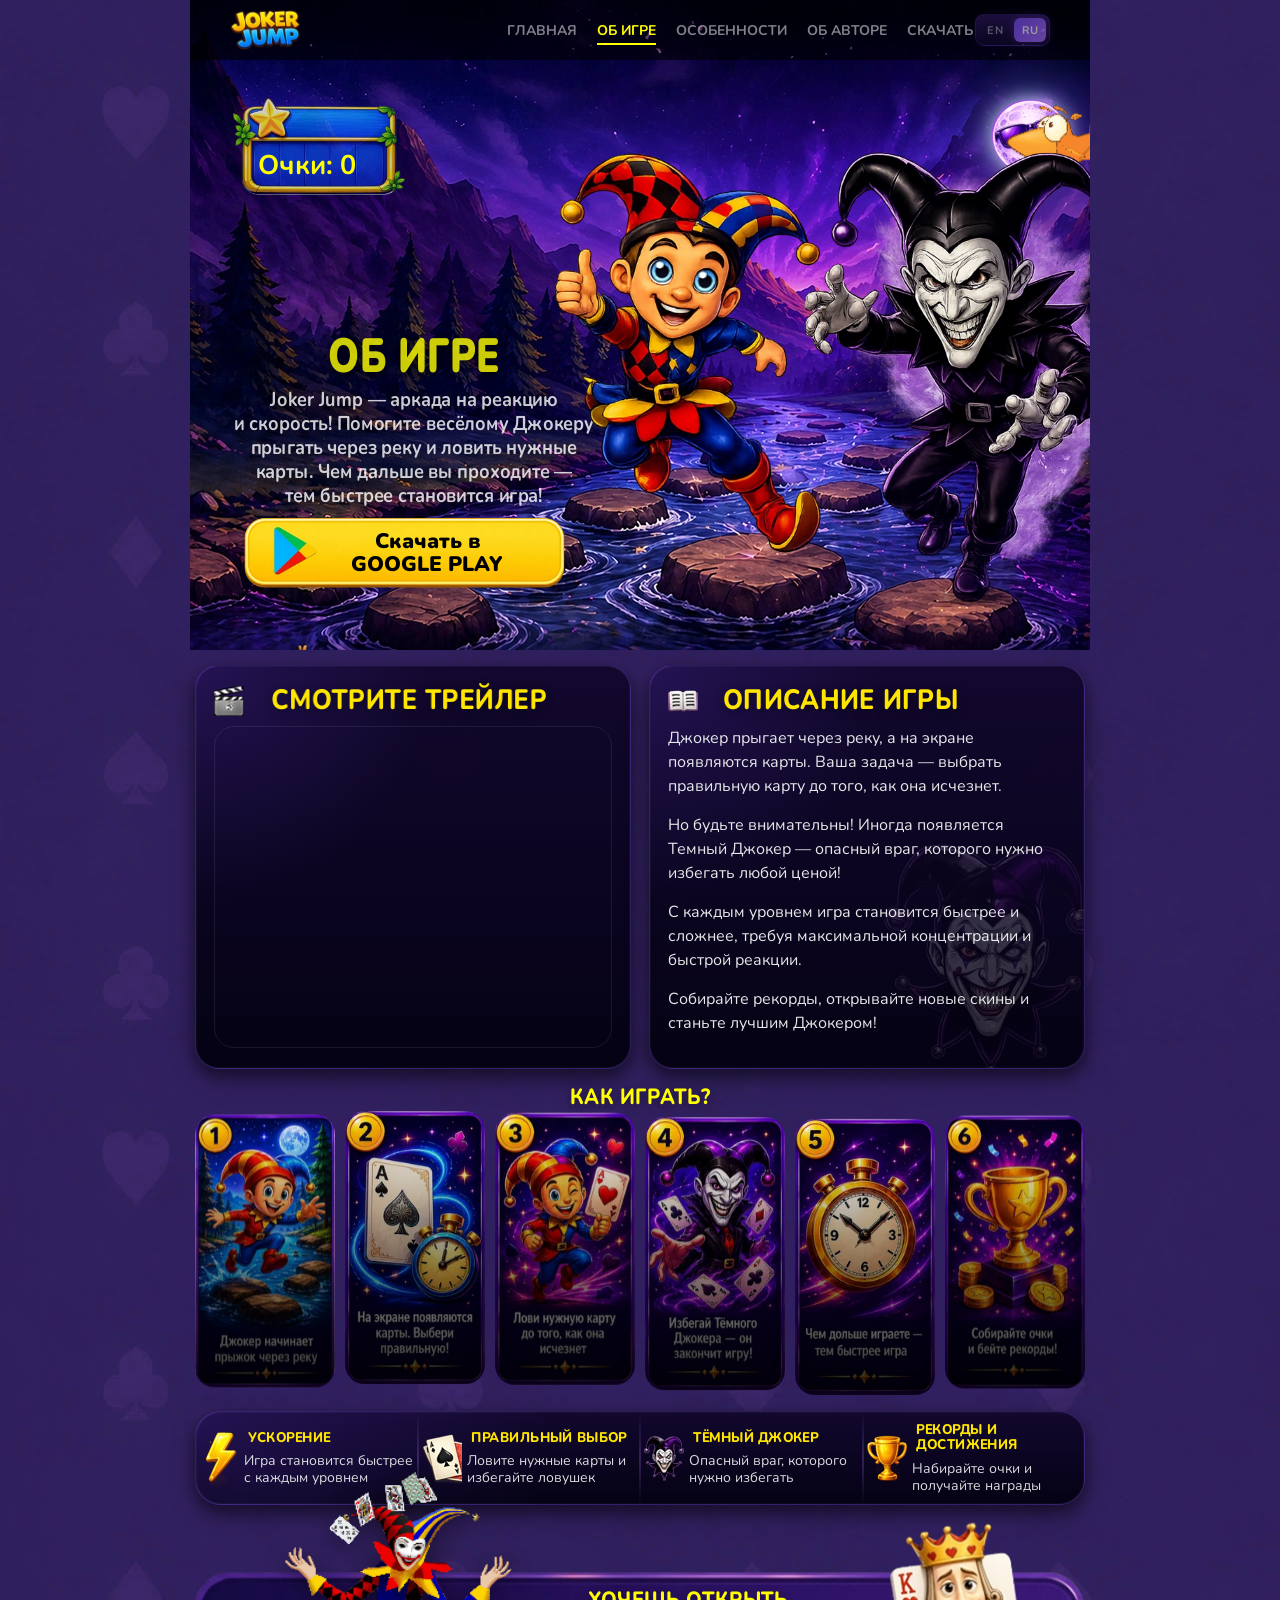
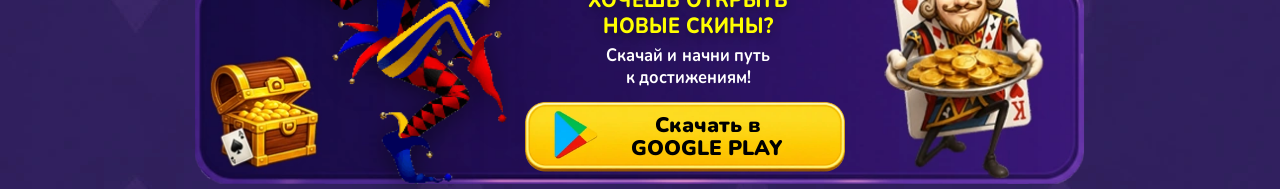
<file: ru/about_Game.html>
<!DOCTYPE html>
<html lang="ru">
<head>
    <meta charset="UTF-8">
	<meta name="viewport"
      content="width=device-width, initial-scale=1.0">
    <title>Об игре Джокер Джамп</title>
	<link rel="icon" href="../assets/images/favicon.png">
    <link rel="stylesheet" href="../assets/styles/styles.css">
	<link href="https://fonts.googleapis.com/css2?family=Baloo+2:wght@400;600;700&display=swap" rel="stylesheet">
	<link href="https://fonts.googleapis.com/css2?family=Nunito:wght@400;600;700;800&display=swap" rel="stylesheet">
	<link rel="stylesheet" href="../assets/styles/about_game.css">
	<style>
		.hero-text{
			left:2.7%;
		}

	</style>
</head>
<body>
    <header class="header">
        <div class="container menu">
            <img src="../assets/images/Logo.webp" alt="Logo" class="logo">
		<button class="burger-btn" id="burgerBtn">
			<span></span>
			<span></span>
			<span></span>
		</button>
		<nav id="mainNav">
                <ul>
                    <li><a href="index.html">ГЛАВНАЯ</a></li>
                    <li><a href="about_Game.html" class="active">ОБ ИГРЕ</a></li>
                    <li><a href="peculiarities.html">ОСОБЕННОСТИ</a></li>
                    <li><a href="about_Me.html">ОБ АВТОРЕ</a></li>
                    <li><a href="https://play.google.com/store/apps/details?id=com.Spinyminds.MyGame" target="_blank" rel="noopener noreferrer">СКАЧАТЬ</a></li>
                </ul>
            </nav>
				<div class="lang-switch">
			<a href="../about_Game.html" class="lang-btn" data-lang="en">EN</a>
			<a href="about_Game.html" class="lang-btn" data-lang="ru">RU</a>
			</div>
        </div>

    </header>
<main class="wrapper">
<section class="hero">
		<div id="score" data-label="Очки">Очки: 0</div>
		<img src="../assets/images/Score.webp" class="score" alt="Score counter">
    <div class="leaf-layer"></div>
	<div class="joker-stage">
		<img src="../assets/images/ball.webp" class="ball" alt="Ball">
		<img src="../assets/images/Two_Joker.webp" class="joker-layer" alt="Joker character">
			<div class="eye" id="eye1">
				<img src="../assets/images/eye.webp" class="iris" alt="Eye iris">
			</div>
			<div class="eye" id="eye2">
				<img src="../assets/images/eye.webp" class="iris" alt="Eye iris">
			</div>
	</div>
	<img src="../assets/images/Fly.gif" class="fly-layer" alt="Flying animation">
	<img src="../assets/images/Moon.webp" class="sun" alt="Moon">
	<!-- <img src="../assets/images/Wave.gif" class="wave"> -->

<div class="hero-text">
    <h2>ОБ ИГРЕ</h2>
    <h3>Joker Jump — аркада на реакцию <br>и скорость! Помогите весёлому Джокеру <br>прыгать через реку и ловить нужные <br>карты. Чем дальше вы проходите — <br>тем быстрее становится игра!</h3>
</div>
    <a class="download-btn btn2"
       href="https://play.google.com/store/apps/details?id=com.Spinyminds.MyGame"
       target="_blank" rel="noopener noreferrer">
        <img src="../assets/images/Download.webp" alt="Download button">
        <span class="download-text">Скачать в <br>GOOGLE PLAY</span>
    </a>
</section>

<div class="container content">
<section class="promo-grid">
    <div class="promo-card video-card">
        <div class="promo-header">
            <img src="../assets/images/movie-icon.webp" alt="Video icon">
            <h2>СМОТРИТЕ ТРЕЙЛЕР</h2>
        </div>
<div class="video-wrapper">
    <iframe
		loading="lazy"
        src="https://www.youtube.com/embed/896fMaZiZb4?rel=0"
        title="Joker Jump Trailer"
        allow="accelerometer; autoplay; clipboard-write; encrypted-media; gyroscope; picture-in-picture; web-share"
        referrerpolicy="strict-origin-when-cross-origin"
        allowfullscreen>
    </iframe>
</div>
    </div>
    <div class="promo-card description-card">
        <div class="promo-header">
            <img src="../assets/images/book-icon.webp" alt="Book icon">
            <h2>ОПИСАНИЕ ИГРЫ</h2>
        </div>
        <div class="description-content">
            <p>
                Джокер прыгает через реку, а на экране появляются карты.
                Ваша задача — выбрать правильную карту до того,
                как она исчезнет.
            </p>

            <p>
                Но будьте внимательны! Иногда появляется Темный Джокер —
                опасный враг, которого нужно избегать любой ценой!
            </p>

            <p>
                С каждым уровнем игра становится быстрее и сложнее,
                требуя максимальной концентрации и быстрой реакции.
            </p>

            <p>
                Собирайте рекорды, открывайте новые скины
                и станьте лучшим Джокером!
            </p>
        </div>
        <img
            src="../assets/images/joker-shadow.webp"
            alt="Joker shadow decoration"
            class="corner-joker"
        >
    </div>
</section>
 </div>
<section class="container content">
<h2>Как играть?</h2>
 <div class="layout-grid">	
     <div class="wrapper">
    <div class="card">
      <img src="../assets/images/Card_13.webp" alt="Instruction card 13">
      <div class="overlay"></div>
      <div class="card-content"></div>
      <div class="glare"></div>
    </div>
  </div>
    <div class="wrapper">
    <div class="card">
      <img src="../assets/images/Card_14.webp" alt="Instruction card 14">
      <div class="overlay"></div>
      <div class="card-content"></div>
      <div class="glare"></div>
    </div>
  </div>
    <div class="wrapper">
    <div class="card">
      <img src="../assets/images/Card_15.webp" alt="Instruction card 15">
      <div class="overlay"></div>
      <div class="card-content"></div>
      <div class="glare"></div>
    </div>
  </div>
    <div class="wrapper">
     <div class="card">
      <img src="../assets/images/Card_16.webp" alt="Instruction card 16">
      <div class="overlay"></div>
      <div class="card-content"></div>
      <div class="glare"></div>
     </div>
	</div>
	<div class="wrapper">
    <div class="card">
      <img src="../assets/images/Card_17.webp" alt="Instruction card 17">
      <div class="overlay"></div>
      <div class="card-content"></div>
      <div class="glare"></div>
    </div>
    </div>
		<div class="wrapper">
    <div class="card">
      <img src="../assets/images/Card_18.webp" alt="Instruction card 18">
      <div class="overlay"></div>
      <div class="card-content"></div>
      <div class="glare"></div>
    </div>
    </div>
 </div>
 
<div class="features-strip">
    <div class="feature-item">
        <img src="../assets/images/speed-icon.webp" alt="Speed icon">
        <div>
            <h1>УСКОРЕНИЕ</h1>
            <p>Игра становится быстрее с каждым уровнем</p>
        </div>
    </div>
    <div class="feature-divider"></div>
    <div class="feature-item">
        <img src="../assets/images/card-icon.webp" alt="Card icon">
        <div>
            <h1>ПРАВИЛЬНЫЙ ВЫБОР</h1>
            <p>Ловите нужные карты и избегайте ловушек</p>
        </div>
    </div>
    <div class="feature-divider"></div>
    <div class="feature-item">
        <img src="../assets/images/joker-icon.webp" alt="Joker icon">
        <div>
            <h1>ТЁМНЫЙ ДЖОКЕР</h1>
            <p>Опасный враг, которого нужно избегать</p>
        </div>
    </div>
    <div class="feature-divider"></div>
    <div class="feature-item">
        <img src="../assets/images/cup-icon.webp" alt="Cup icon">
        <div>
            <h1>РЕКОРДЫ И ДОСТИЖЕНИЯ</h1>
            <p>Набирайте очки и получайте награды</p>
        </div>
    </div>
</div>

<div class="plaque-wrapper">
    <img src="../assets/images/Joker_Card.gif" class="joker-card" alt="Animated Joker card">
    <img src="../assets/images/Purple_plaque_2.webp" class="Purple_plaque" alt="Purple plaque">
	    <div class="plaque-text">
        <h2>ХОЧЕШЬ ОТКРЫТЬ<br>НОВЫЕ СКИНЫ?</h2>
        <h3>Скачай и начни путь <br>к достижениям!</h3>
    </div>
    <a
        class="download-btn btn1"
        href="https://play.google.com/store/apps/details?id=com.Spinyminds.MyGame"
        target="_blank" rel="noopener noreferrer"
    >
        <img src="../assets/images/Download.webp" alt="Download Game">

        <span class="download-text">Скачать в <br>GOOGLE PLAY</span>
    </a>
</div>
</section>

</main>
<script>
  window.IMAGE_BASE = "../assets/images/";
</script>
<script src="../assets/scripts/script.js" defer></script>
<script src="../assets/scripts/burgerbtn.js" defer></script>
</body>
</html>
</file>
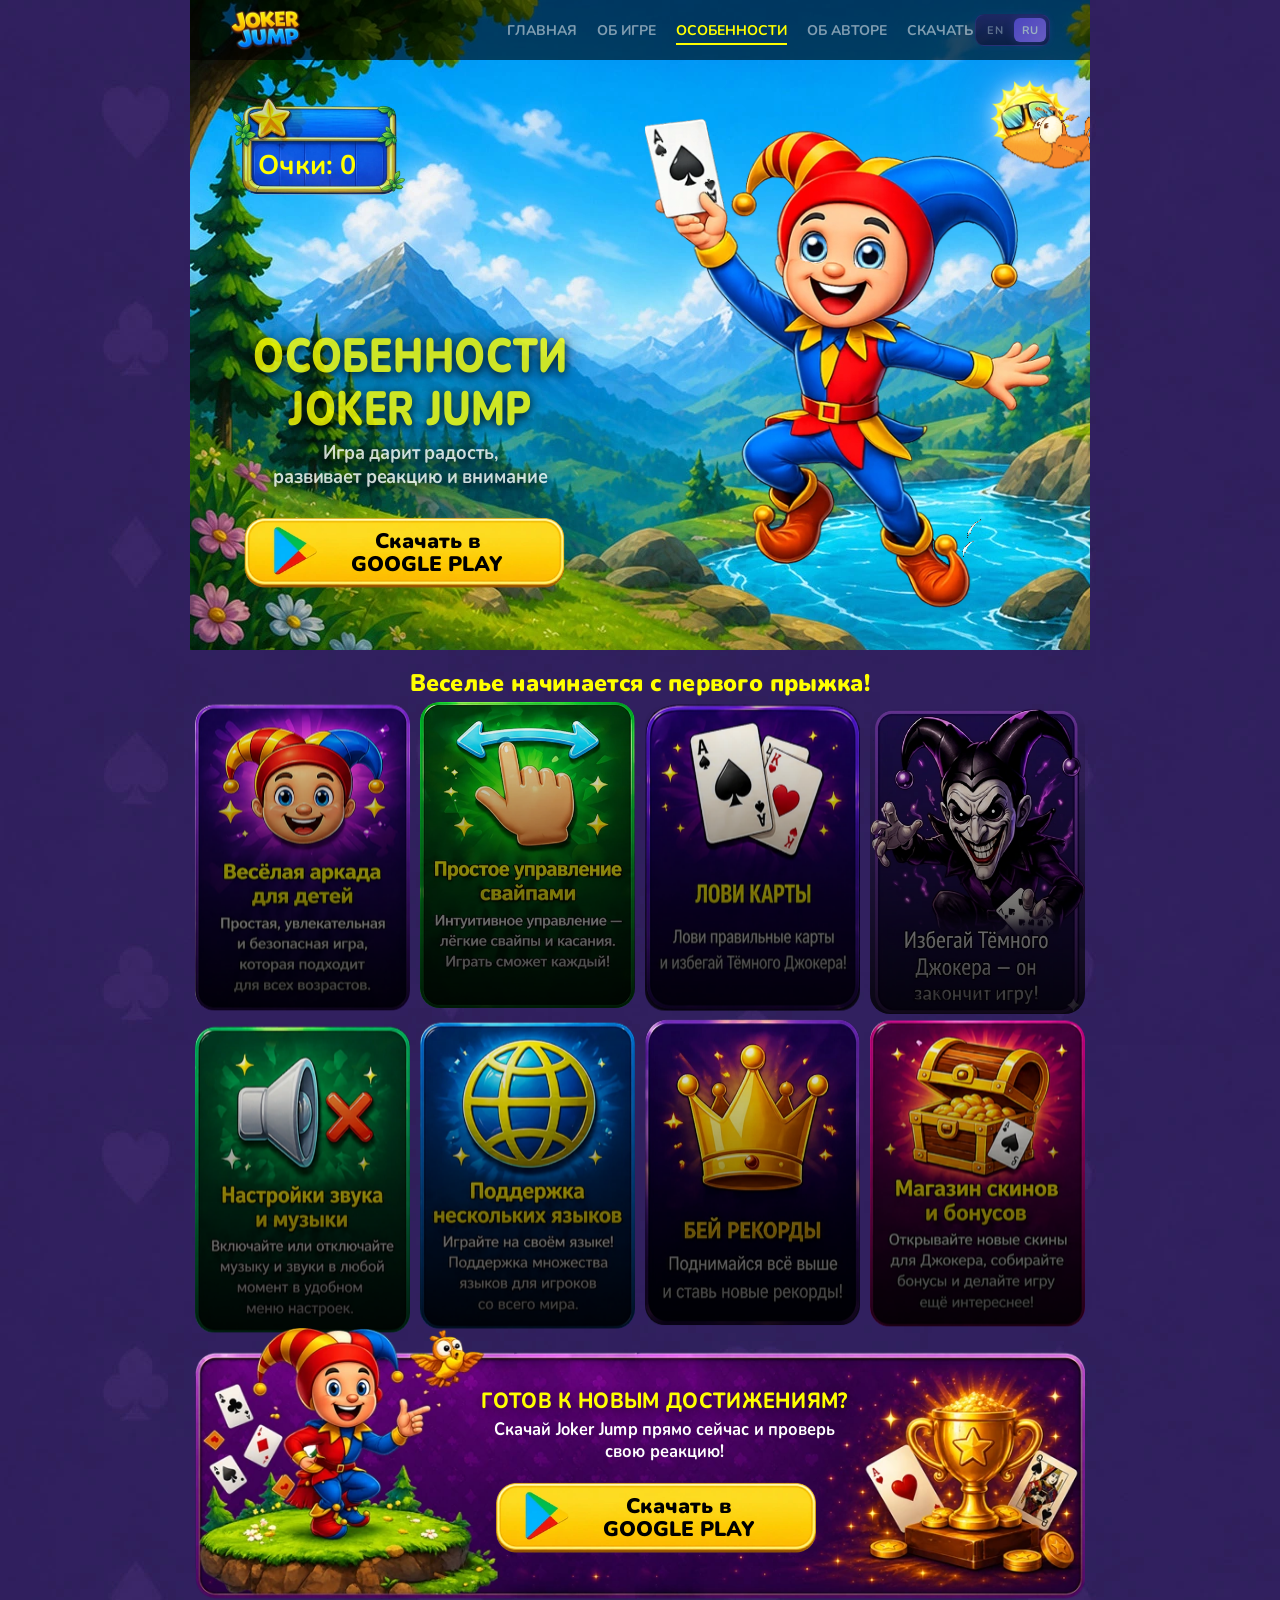
<file: ru/peculiarities.html>
<!DOCTYPE html>
<html lang="ru">
<head>
    <meta charset="UTF-8">
	<meta name="viewport"
      content="width=device-width, initial-scale=1.0">
    <title>Особенности игры Джокер Джамп</title>
	<link rel="icon" href="../assets/images/favicon.png">
    <link rel="stylesheet" href="../assets/styles/styles.css">
	<link href="https://fonts.googleapis.com/css2?family=Baloo+2:wght@400;600;700&display=swap" rel="stylesheet">
	<link href="https://fonts.googleapis.com/css2?family=Nunito:wght@400;600;700;800&display=swap" rel="stylesheet">
<style>
		.hero-text{
			left:2.7%;
		}
		@media (max-width:768px){
		.hero-text{
			transform:
				translateX(-7%)
		}
		}
		.layout-grid {
			grid-template-columns: repeat(4, minmax(130px, 1fr));
		}
		@media (max-width:768px){
		.layout-grid{
				grid-template-columns:repeat(3,1fr);
			}
		}

</style>
</head>
<body>
    <header class="header">
        <div class="container menu">
            <img src="../assets/images/Logo.webp" alt="Logo" class="logo">
		<button class="burger-btn" id="burgerBtn">
			<span></span>
			<span></span>
			<span></span>
		</button>
		<nav id="mainNav">
                <ul>
                    <li><a href="index.html">ГЛАВНАЯ</a></li>
                    <li><a href="about_Game.html">ОБ ИГРЕ</a></li>
                    <li><a href="peculiarities.html" class="active">ОСОБЕННОСТИ</a></li>
                    <li><a href="about_Me.html">ОБ АВТОРЕ</a></li>
                    <li><a href="https://play.google.com/store/apps/details?id=com.Spinyminds.MyGame" target="_blank" rel="noopener noreferrer">СКАЧАТЬ</a></li>
                </ul>
            </nav>
			<div class="lang-switch">
			<a href="../peculiarities.html" class="lang-btn" data-lang="en">EN</a>
			<a href="peculiarities.html" class="lang-btn" data-lang="ru">RU</a>
			</div>			
        </div>
    </header>

<main class="wrapper">

<section class="hero">
		<div id="score" data-label="Очки">Очки: 0</div>
		<img src="../assets/images/Score.webp" class="score" alt="Score counter">
    <div class="leaf-layer"></div>
	<div class="joker-stage">
		<img src="../assets/images/ball.webp" class="ball" alt="Game ball">
		<img src="../assets/images/Joker.webp" class="joker-layer" alt="Joker character">
			<div class="eye" id="eye1">
				<img src="../assets/images/eye.webp" class="iris" alt="Eye iris">
			</div>
			<div class="eye" id="eye2">
				<img src="../assets/images/eye.webp" class="iris" alt="Eye iris">
			</div>
	</div>
	<img src="../assets/images/Fly.gif" class="fly-layer" alt="Flying animation">
	<img src="../assets/images/Sun.webp" class="sun" alt="Sun">
	<img src="../assets/images/Wave.gif" class="wave" alt="Wave animation">

	<div class="hero-text">
		<h2>ОСОБЕННОСТИ<br>JOKER JUMP</h2>
		<h3>Игра дарит радость,<br>развивает реакцию и внимание</h3>
	</div>
	
    <a class="download-btn btn2"
       href="https://play.google.com/store/apps/details?id=com.Spinyminds.MyGame"
       target="_blank" rel="noopener noreferrer">
        <img src="../assets/images/Download.webp" alt="">
        <span class="download-text">Скачать в <br>GOOGLE PLAY</span>
    </a>
</section>

<section class="container content">
<h1>Веселье начинается с первого прыжка!</h1>
 <div class="layout-grid">	
  
    <div class="wrapper">
    <div class="card">
      <img src="../assets/images/Card_05.webp" alt="Game card 05">
      <div class="overlay"></div>
      <div class="card-content"></div>
      <div class="glare"></div>
    </div>
  </div>

    <div class="wrapper">
    <div class="card">
      <img src="../assets/images/Card_06.webp" alt="Game card 06">
      <div class="overlay"></div>
      <div class="card-content"></div>
      <div class="glare"></div>
    </div>
  </div>

    <div class="wrapper">
    <div class="card">
      <img src="../assets/images/Card_07.webp" alt="Game card 07">
      <div class="overlay"></div>
      <div class="card-content"></div>
      <div class="glare"></div>
    </div>
  </div>

    <div class="wrapper">
     <div class="card">
      <img src="../assets/images/Card_08.webp" alt="Game card 08">
      <div class="overlay"></div>
      <div class="card-content"></div>
      <div class="glare"></div>
     </div>
	</div>

    <div class="wrapper">
    <div class="card">
      <img src="../assets/images/Card_09.webp" alt="Game card 09">
      <div class="overlay"></div>
      <div class="card-content"></div>
      <div class="glare"></div>
    </div>
	  </div>

		<div class="wrapper">
		<div class="card">
		  <img src="../assets/images/Card_10.webp" alt="Game card 10">
		  <div class="overlay"></div>
		  <div class="card-content"></div>
		  <div class="glare"></div>
		</div>
	  </div>

		<div class="wrapper">
		<div class="card">
		  <img src="../assets/images/Card_11.webp" alt="Game card 11">
		  <div class="overlay"></div>
		  <div class="card-content"></div>
		  <div class="glare"></div>
		</div>
	  </div>

		<div class="wrapper">
		 <div class="card">
		  <img src="../assets/images/Card_12.webp" alt="Game card 12">
		  <div class="overlay"></div>
		  <div class="card-content"></div>
		  <div class="glare"></div>
		 </div>
		</div>
		<div class="wrapper mobile-only">
		<div class="card">
			<img src="../assets/images/Card_12_ru_additional.webp" alt="Game card 12 additional">
			<div class="overlay"></div>
			<div class="card-content"></div>
			<div class="glare"></div>
		</div>
		</div>
</div>

 	<div class="plaque-wrapper">
		<img src="../assets/images/Purple_plaque_bird.webp" class="Purple_plaque" alt="Purple plaque decoration">
			<div class="plaque-text_2">
			<h2>ГОТОВ К НОВЫМ ДОСТИЖЕНИЯМ?</h2>
			<h3>Скачай Joker Jump прямо сейчас и проверь <br>свою реакцию!</h3>
		</div>
		<a
			class="download-btn btn3"
			href="https://play.google.com/store/apps/details?id=com.Spinyminds.MyGame"
			target="_blank" rel="noopener noreferrer"
		>
			<img src="../assets/images/Download.webp" alt="Download Game">

			<span class="download-text">Скачать в <br>GOOGLE PLAY</span>
		</a>
	</div>

</section>
</main>
<script>
  window.IMAGE_BASE = "../assets/images/";
</script>
<script src="../assets/scripts/script.js" defer></script>
<script src="../assets/scripts/burgerbtn.js" defer></script>
</body>
</html>
</file>
<file: assets/styles/styles.css>
* {
    margin: 0;
    padding: 0;
    box-sizing: border-box;
}

html {
    background: #331E66;
}

@keyframes fadeIn {
    from { opacity: 0; }
    to { opacity: 1; }
}

body {
    animation: fadeIn 0.2s ease;
    font-family: "Nunito", sans-serif;
    background: url('../images/fon.webp') repeat;
}

h1,
h4 {
    color: yellow;
    text-align: center;
    font-weight: 900;
    line-height: 1.1;
    margin: 15px 0 10px;
    transform: scaleX(0.95);
}

h4 {
    font-size: 28px;
}

h2 {
    font-size: 22px;
    font-weight: 800;
    color: yellow;
    text-align: center;
    margin: 5px 0;
    letter-spacing: 0.5px;
    text-transform: uppercase;
    text-shadow: 0 3px 10px rgba(0,0,0,0.4);
    transform: scaleX(0.9);
    line-height: 1.2;
}

h3 {
    font-size: 18px;
    font-weight: 700;
    color: #fff;
    text-align: center;
    transform: scaleX(0.9);
    line-height: 1.2;
}

.container {
    max-width: 900px;
    margin: 0 auto;
    height: 100%;
    user-select: none;
}

.header {
    position: fixed;
    top: 0;
    left: 50%;
    transform: translateX(-50%);
    width: 100%;
    max-width: 900px;
    height: 60px;
    background: rgba(0, 0, 0, 0.6);
    z-index: 3;
}

.menu {
    display: flex;
    align-items: center;
    height: 100%;
    padding: 0 40px;
	
}

.menu ul {
    display: flex;
    gap: 6px 20px;
    list-style: none;
    flex-wrap: wrap;
}

.menu a {
    white-space: nowrap;
    font-size: 14px;
}

.logo {
    height: 40px;
}

.hero {
    width: 100%;
    max-width: 900px;
    height: 650px;
    margin: 0 auto;
    background: url('../images/Cap.webp') no-repeat left top;
    position: relative;
    overflow: hidden;
    z-index: 1;
    user-select: none;
}

.score {
    position: absolute;
    height: 15%;
    top: 15%;
    left: 0%;
    transform: translate(+25%, 0%);
    z-index: 2;
    pointer-events: none;
    opacity: 0.8;
}

#score {
    position: absolute;
    top: 21%;
    left: 53px;
    text-align: left;
    font-size: 27px;
    font-weight: bold;
    color: yellow;
    z-index: 3;
    padding: 10px 15px;
    border-radius: 10px;
    pointer-events: none;
}

.leaf-layer {
    position: absolute;
    inset: 0;
    overflow: hidden;
    pointer-events: none;
}

.joker-stage {
    position: absolute;
    width: 900px;
    height: 650px;
    left: 50%;
    top: 0;
    transform: translateX(-50%);
    transform-origin: top center;
    z-index: 2;
    pointer-events: none;
}

.joker-layer {
    position: absolute;
    inset: 0;
    width: auto;
    height: 80%;
    object-fit: contain;
    margin-left: 455px;
    margin-top: 100px;
    z-index: 2;
    pointer-events: none;
}

.ball {
    position: absolute;
    inset: 0;
    width: 12%;
    height: 12%;
    object-fit: contain;
    margin-left: 600px;
    margin-top: 210px;
    z-index: 1;
    pointer-events: none;
}

.eye {
    position: absolute;
    width: 60px;
    height: 60px;
    overflow: hidden;
    border-radius: 50%;
    z-index: 1;
}

#eye1 {
    top: 217px;
    left: 595px;
}

#eye2 {
    top: 225px;
    left: 650px;
}

.iris {
    position: absolute;
    width: 50%;
    height: 50%;
    top: 50%;
    left: 50%;
    transform: translate(-50%, -50%);
    pointer-events: none;
}

.sun {
    width: 80px;
    position: absolute;
    top: 80px;
    left: 800px;
    animation: sunDance 3s ease-in-out infinite;
    transform-origin: center bottom;
    pointer-events: none;
    filter:
        drop-shadow(0 0 10px rgba(220,240,255,0.9))
        drop-shadow(0 0 25px rgba(140,180,255,0.5))
        drop-shadow(0 0 50px rgba(90,120,255,0.3));
}

.wave {
    position: absolute;
    top: 485px;
    left: 730px;
    pointer-events: none;
}

@keyframes sunDance {
    0% { transform: rotate(-8deg) translateY(0) scaleY(1) scaleX(0.95); }
    25% { transform: rotate(0deg) translateY(-5px) scaleY(1.05); }
    50% { transform: rotate(10deg) translateY(0) scaleY(1.0); }
    75% { transform: rotate(0deg) translateY(-5px) scaleY(1.10); }
    100% { transform: rotate(-8deg) translateY(0) scaleY(1) scaleX(0.95); }
}

nav ul {
    list-style: none;
    display: flex;
    gap: 30px;
}

nav a {
    position: relative;
    text-decoration: none;
    color: rgba(255, 255, 255, 0.5);
    font-weight: bold;
    padding-bottom: 5px;
    transition: all 0.3s ease;
}

nav a.active {
    color: yellow;
}

nav a::after {
    content: "";
    position: absolute;
    left: 0;
    bottom: 0;
    width: 0%;
    height: 2px;
    background: yellow;
    transition: width 0.3s ease;
}

nav a.active::after,
nav a:hover::after {
    width: 100%;
}

nav a:hover {
    color: yellow;
}

nav ul:hover a,
nav ul:hover a.active {
    color: rgba(255, 255, 255, 0.3);
}

nav ul a:hover,
nav ul a.active:hover {
    color: yellow;
}

.content {
    padding: 5px;
}

.game-title {
    font-size: 1.3em;
}

.layout-grid {
    display: grid;
    grid-template-columns: repeat(auto-fit, minmax(130px, 1fr));
    gap: 10px;
    width: 100%;
    max-width: 1000px;
    margin-top: 0;
}

.wrapper {
    perspective: 900px;
    will-change: transform;
}

.card {
    position: relative;
    border-radius: 20px;
    overflow: hidden;
    transform-style: preserve-3d;
    will-change: transform;
    opacity: 0;
    transform: translateY(40px) scale(0.95);
    transition: opacity .6s ease, transform .6s ease;
}

.card.show {
    opacity: 1;
    transform: translateY(0) scale(1);
}

.card img {
    width: 100%;
    display: block;
    transform: translateZ(20px);
    pointer-events: none;
}

.overlay {
    position: absolute;
    inset: 0;
    background: linear-gradient(to top, rgba(0,0,0,0.8), transparent);
    transform: translateZ(30px);
}

.card-content {
    position: absolute;
    bottom: 0;
    padding: 20px;
    color: white;
    transform: translateZ(60px);
}

.card-content h3 {
    margin: 0 0 8px;
}

.card-content p {
    font-size: 14px;
    opacity: 0.8;
}

.glare {
    position: absolute;
    inset: 0;
    border-radius: inherit;
    opacity: 0;
    pointer-events: none;
    mix-blend-mode: overlay;
}

.card::before {
    content: "";
    position: absolute;
    inset: -2px;
    border-radius: 22px;
    background: linear-gradient(45deg, #ff00cc, #3333ff, #ffcc00);
    filter: blur(10px);
    opacity: 0;
    transition: .3s;
}

.card:hover::before {
    opacity: .8;
}

.spark {
    position: absolute;
    width: 10px;
    height: 10px;
    background: gold;
    border-radius: 50%;
    pointer-events: none;
    opacity: 0;
    animation: sparkAnim 0.8s ease-out forwards;
}

@keyframes sparkAnim {
    0% { transform: scale(0); opacity: 1; }
    100% { transform: scale(1) translate(var(--x), var(--y)); opacity: 0; }
}

.small_cards {
    display: grid;
    grid-template-columns: repeat(auto-fit, minmax(160px, 1fr));
    gap: 30px;
    padding-top: 10px;
    max-width: 900px;
    margin: 0 auto;
}

.small_card-wrapper {
    width: 100%;
    cursor: pointer;
}

.small_card {
    width: 100%;
    aspect-ratio: 1 / 1;
    background: url("../images/Button.webp") no-repeat center/cover;
    border-radius: 20px;
    transition: transform 0.35s ease, box-shadow 0.35s ease;
    position: relative;
    overflow: hidden;
}

.small_card::before {
    content: "";
    position: absolute;
    top: 0;
    left: -100%;
    width: 100%;
    height: 100%;
    background: linear-gradient(
        120deg,
        transparent,
        rgba(255,255,255,0.4),
        transparent
    );
    transition: 0.6s;
}

.small_card-icon {
    position: absolute;
    inset: 0;
    background-size: contain;
    background-repeat: no-repeat;
    background-position: center;
    transition: transform 0.35s ease;
}

.small_card-wrapper:hover .small_card {
    transform: translateY(-8px);
    box-shadow: 0 12px 25px rgba(0,0,0,0.2);
}

.small_card-wrapper:hover .small_card::before {
    left: 100%;
}

.small_card-wrapper:hover .small_card-icon {
    transform: scale(1.1) rotate(5deg);
}

.fall-item {
    position: absolute;
    top: -80px;
    background-size: contain;
    background-repeat: no-repeat;
    pointer-events: auto;
    cursor: pointer;
    animation: fall linear forwards, sway ease-in-out infinite;
    will-change: transform, filter;
}

@keyframes fall {
    0% { transform: translateY(0) rotate(0deg); opacity: 1; }
    80% { opacity: 1; }
    100% { transform: translateY(var(--fall-distance)) rotate(360deg); opacity: 0; }
}

@keyframes sway {
    0%, 100% { margin-left: 0px; }
    50% { margin-left: 30px; }
}

.fly-layer {
    position: absolute;
    top: 100px;
    left: 0;
    width: 120px;
    will-change: transform;
    z-index: 1;
    cursor: pointer;
    pointer-events: auto;
}

.gallery {
    position: relative;
    max-width: 1100px;
    margin: 10px auto;
}

.gallery-wrapper {
    overflow: hidden;
    cursor: grab;
}

.gallery-track {
    display: flex;
    transition: transform 0.4s ease;
    cursor: grab;
	  will-change: transform;
	    align-items: stretch; /* важно */
}

.gallery-track img {
  flex: 0 0 auto;
    /* width: calc(100% / 5); */
	  width: 100%;
  height: auto;
    padding: 6px;
    border-radius: 12px;
    object-fit: cover;
    user-select: none;
    pointer-events: none;
}

.nav {
    position: absolute;
    top: 50%;
    transform: translateY(-50%);
    background: rgba(0,0,0,0.5);
    color: white;
    border: none;
    padding: 10px 14px;
    cursor: pointer;
    font-size: 22px;
    border-radius: 8px;
    z-index: 10;
}
nav {
  margin-left: auto;
}
.prev { left: 5px; }
.next { right: 5px; }

.nav:hover {
    background: rgba(0,0,0,0.8);
}

.nav:disabled {
    opacity: 0.3;
    cursor: default;
}




.plaque-wrapper{
    position: relative;
    width: 100%;    
	display: flex;
    max-width: 900px;
    margin: 0 auto;
}
.plaque-text,
.plaque-text_2 {
    position: absolute;
    left: 50%;
    text-align: center;
    color: black;
}

.plaque-text {
    top: 35%;
    transform: translate(-26%, -12%);
}

.plaque-text_2 {
    top: 28%;
    transform: translate(-44%, -20%);
}

.plaque-text h2,
.plaque-text_2 h2 {
    font-size: clamp(18px, 2.2vw, 22px);
    font-weight: 800;
    color: yellow;
    text-align: center;
    margin: 0;
    letter-spacing: 0.5px;
    text-transform: uppercase;
    text-shadow: 0 3px 10px rgba(0,0,0,0.4);
}

.plaque-text h3,
.plaque-text_2 h3 {
    font-size: clamp(15px, 1.8vw, 18px);
    font-weight: 700;
    color: #fff;
    text-align: center;
    margin: 5px;
}
.Purple_plaque{
    width:100%;
}
.download-btn {
    position: absolute;
    display: inline-block;
    transition:
        transform 0.2s ease,
        filter 0.2s ease,
        box-shadow 0.2s ease;
    border-radius: 20px;
    overflow: hidden;
    transform: scale(1);
}

.btn1 {
    top: 83%;
    left: 55%;
    --tx: -50%;
    --ty: -50%;
    transform: translate(-50%, -50%) scale(1);
}

.btn2 {
    top: 85%;
    left: 0%;
    --tx: 17%;
    --ty: -50%;
    transform: translate(17%, -50%) scale(1);
    z-index: 2;
}

.btn3 {
    top: 70%;
    left: 0%;
    --tx: -45%;
    --ty: -55%;
    transform: translate(95%, -50%) scale(1);
}

.download-btn:hover {
    transform: translate(var(--tx, 0), var(--ty, 0)) scale(1.1);
    filter: brightness(1.08);
    box-shadow: 0 15px 35px rgba(0,0,0,0.45);
}

.download-btn:active {
    transform: translate(var(--tx, 0), var(--ty, 0)) scale(0.94);
}

.download-btn img {
    display: block;
    width: 320px;
    user-select: none;
    pointer-events: none;
}

.download-text {
    position: absolute;
    top: 50%;
    left: 50%;
    transform: translate(-35%, -50%);
    color: black;
    font-size: 21px;
    pointer-events: none;
    font-weight: 900;
    line-height: 1.1;
    text-align: center;
    white-space: nowrap;
}

.hero-text {
    position: absolute;
    top: 50%;
    /* left: 40px; */
    text-align: center;
    color: black;
}

.hero h2 {
    font-size: 48px;
    color: yellow;
    text-align: center;
    font-weight: 900;
    text-shadow:
        0 3px 10px rgba(0,0,0,0.9),
        0 0 20px rgba(0,0,0,0.6);
    opacity: 0.8;
    line-height: 1.1;
    transform: scaleX(0.8);
}

.hero h3 {
    font-size: 20px;
    color: white;
    text-align: center;
    font-weight: 700;
    opacity: 0.8;
    text-shadow:
        0 3px 10px rgba(0,0,0,0.9),
        0 0 20px rgba(0,0,0,0.6);
}

.lang-switch {
  display: flex;
  align-items: center;
  gap: 3px;
  margin-left: 2px;
  opacity: 0.6;
  padding: 3px;
  border-radius: 9px;
  background:
    linear-gradient(
      180deg,
      rgba(50, 25, 100, .95),
      rgba(18, 10, 45, .95)
    );

  border: 1px solid rgba(141, 92, 255, .22);

  box-shadow:
    0 0 10px rgba(120,70,255,.12);
}

.lang-btn {
  display: flex;
  align-items: center;
  justify-content: center;
  width: 32px;
  height: 24px;
  border-radius: 6px;
  text-decoration: none;
  font-size: 11px !important;
  font-weight: 700;
  letter-spacing: .5px;
  color: rgba(255,255,255,.55);
  transition: .2s ease;
}

.lang-btn:hover {
  color: #fff;
  background: rgba(141,92,255,.12);
}

.lang-btn.active {
  color: #fff;
  background: linear-gradient(135deg, #7f4fff, #ac72ff);
  box-shadow: 0 0 10px rgba(140,90,255,.35);
}

.lang-switch:hover .lang-btn {
  opacity: .35;
}

.lang-switch .lang-btn:hover {
  opacity: 1;
}


/* BURGER */

.burger-btn {
  display: none;
  flex-direction: column;
  justify-content: center;
  align-items: center;
  width: 48px;
  height: 48px;
  /* background: transparent; */
  /* border: none; */
  
  background: rgba(0, 0, 0, 0.7);
  border: 1px solid rgba(255,255,255,0.2);
  border-radius: 12px;
  box-shadow: 0 0 15px rgba(0,0,0,0.4);
  
  cursor: pointer;
  gap: 5px;
  z-index: 100;
    position: absolute;
  left: 50%;
  transform: translateX(-50%);
}

.burger-btn span {
  width: 28px;
  height: 3px;
  border-radius: 3px;
  background: yellow;
    box-shadow:
    0 0 6px rgba(255,255,0,0.8),
    0 0 12px rgba(255,255,0,0.4);
}

.burger-btn.open span:nth-child(1) {
  transform: rotate(45deg) translate(5px, 5px);
}

.burger-btn.open span:nth-child(2) {
  opacity: 0;
}

.burger-btn.open span:nth-child(3) {
  transform: rotate(-45deg) translate(5px, -5px);
}

.slide {
  flex: 0 0 50%; /* мобильная версия */
}
.slide img {
  width: 100%;
  height: 100%;
  object-fit: cover;
  /* display: block; */
}
.mobile-only{
    display:none;
}


@media (max-width: 900px) {
    .gallery-track img {
        width: calc(100% / 3);
    }
}

@media (max-width: 500px) {
    .gallery-track img {
        width: 100%;
    }
}


@media (min-width: 768px) {
  .slide { flex: 0 0 33.333%; }
  .btn3{
    top:70%;
    left:50%;
    transform: translate(-45%, -50%) scale(1);
}
}

@media (min-width: 900px) {
  .slide { flex: 0 0 20%; }
}
/* ==========================================================
   MOBILE VERSION
   ========================================================== */

@media (max-width:768px){

html,
body{
    overflow-x:hidden;
}
.burger-btn {
  display: flex;
}
.mobile-only{
    display:block;
}
nav {
  position: fixed;
  top: 60px;
  left: 0;
  width: 100%;
  background: rgba(0,0,0,.92);
  z-index: 999;

  max-height: 0;
  overflow: hidden;
  opacity: 0;
  transform: translateY(-10px);

  transition: 
    max-height 0.35s ease,
    opacity 0.25s ease,
    transform 0.25s ease;
}

nav.open {
  max-height: 400px;
  opacity: 1;
  transform: translateY(0);
}


nav ul {
  flex-direction: column;
  gap: 0;
  width: 100%;
}

nav li {
  width: 100%;
}

nav a {
   display: block;
   border-bottom: none;
   text-align: center;
   font-size: 13px;
   padding: 6px 8px;
  }


/* ---------- HEADER ---------- */

.header{
    height:60px;
}

.menu{
    padding:0 12px;
}

.logo{
    height:34px;
}

nav ul{
    gap:12px;
}
.lang-switch {
  margin-top: 0;
    margin-left:5px;
}

/* ---------- HERO ---------- */

.hero{
    width:100%;
    height:560px;
    background-position:center top;
    background-size:cover;
    overflow:hidden;
}

/* ---------- SCORE ---------- */

.score{
    width:110px;
	height: auto;
	top:30%;
	left:8%;
    transform:none;
}

#score{
	top:35%;
	left:11%;
    font-size:20px;
    padding:0;
}

/* ---------- JOKER ---------- */

.joker-stage{
    /* width:900px; */
    /* height:650px; */

    transform:
        translateX(-52%)
		translateY(6%)
        scale(.55);

    transform-origin:top center;
}

/* ---------- TEXT ---------- */

.hero-text{
    position:absolute;

	left:4.7%;
    right:auto;

    top:auto;
    bottom:110px;

    text-align:center;

    padding:0 15px;
}

.hero h2{
    font-size:34px;
    line-height:1;
}

.hero h3{
    font-size:15px;
    margin-top:10px;
}

/* ---------- DOWNLOAD ---------- */

.btn2{
    top:auto;
	bottom:4%;
    left:0%;
}

.download-btn img{
    width:220px;
}

.download-text{
    font-size:15px;
}

/* ---------- CARDS GAME ---------- */

.leaf-layer{
    position:absolute;
    inset:0;
    overflow:hidden;
    z-index:20;
}

/* увеличить карты для пальца */

.fall-item{
    min-width:70px;
    min-height:70px;

    touch-action:manipulation;
}

/* ---------- CONTENT ---------- */

.content{
    padding:15px;
}

h1{
    font-size:28px;
}

h4{
    font-size:26px;
}

h2{
    font-size:18px;
}

h3{
    font-size:14px;
}

/* ---------- FEATURES ---------- */

.small_cards{
    grid-template-columns:repeat(2, 1fr);
    gap:11px;
}

.small_card-wrapper{
    max-width:none;
    width:100%;
}


    .small_card-wrapper h2 {
        font-size: 17px;
        line-height: 1.1;
    }

    .small_card-wrapper h3 {
        font-size: 15px;
        line-height: 1.2;
    }
/* ---------- SCREENSHOTS ---------- */

.gallery{
    margin-top:20px;
}

.gallery-track img{
    width:100%;
}

/* ---------- ADVENTURE CARDS ---------- */

.layout-grid{
    grid-template-columns:repeat(3, 1fr);
    gap:10px;
}

/* ---------- PLAQUE ---------- */


.plaque-text{
    width:90%;
    left:50%;
    top:70%;
    transform:translate(-40%, -70%);
}
.plaque-text h2,
.plaque-text_2 h2 {
	    transform:translate(-5%, 30%);
	    font-size:15px;
}

.plaque-text h3,
.plaque-text_2 h3 {
    font-size:12px;
		    transform:translate(-5%, 30%);
}
.plaque-text h2{
    font-size:14px;
}

.plaque-text h3{
    font-size:14px;
}

/* нижняя кнопка */

.btn1{
    top:120%;
    left:50%;
    transform: translate(-50%, 0) scale(1.6);
}

.btn1 img{
    width:220px;
}
.btn3{
    top:120%;
    left:50%;
    transform: translate(-50%, 0) scale(1.6);
}

.btn3 img{
    width:220px;
}
/* ---------- GALLERY ARROWS ---------- */

.nav{
    padding:8px 12px;
    font-size:20px;
}

/* ---------- FLY ---------- */

.fly-layer{
    width:90px;
}

/* ---------- SUN ---------- */

.sun{
    width:55px;
    /* top:80px; */
    /* left:60px; */
	top:15%;
    left:10%;
    right:auto;
}

/* ---------- WAVE ---------- */

.wave{
    width:90px;
    top:310px;
    left:395px;
    right:0;
}


  .lang-switch {
    margin-left: auto;
    margin-right: 10px;
    margin-top: 0;
  }

}
</file>
<file: assets/styles/about_game.css>
.promo-grid { 
    display: grid;
    grid-template-columns: 1fr 1fr;
    gap: 18px;
    margin-top: 10px;
}
.promo-card {
    position: relative;
    overflow: hidden;
    padding: 18px;
    border-radius: 24px;
    background:
        radial-gradient(circle at top left, rgba(120, 70, 255, 0.18), transparent 40%),
        linear-gradient(180deg, rgba(18, 8, 45, 0.98), rgba(5, 2, 20, 1));
    border: 1px solid rgba(140, 90, 255, 0.3);
    box-shadow:
        inset 0 0 0 1px rgba(255,255,255,0.03),
        0 6px 14px rgba(0,0,0,0.35),
        0 10px 24px rgba(0,0,0,0.35);
    transition: transform .25s ease, box-shadow .25s ease, border-color .25s ease;
}
.promo-card:hover {
    transform: translateY(-2px);
    border-color: rgba(150, 100, 255, 0.4);
    box-shadow:
        inset 0 0 0 1px rgba(255,255,255,0.025),
        0 8px 18px rgba(0,0,0,0.45),
        0 14px 28px rgba(0,0,0,0.45);
}
.promo-header {
    display: flex;
    align-items: center;
    gap: 12px;
    margin-bottom: 8px;
}
.promo-header img {
    width: 30px;
    height: 30px;
}
.promo-header h2 {
    font-size: 28px;
    color: #ffe600;
    font-weight: 800;
    margin: 0;
}
.video-wrapper {
    overflow: hidden;
    border-radius: 20px;
    border: 1px solid rgba(255,255,255,0.08);
    transition: transform .25s ease, box-shadow .25s ease, border-color .25s ease;
}
.video-wrapper:hover {
    transform: translateY(-2px);
    border-color: rgba(150, 100, 255, 0.4);
    box-shadow:
        inset 0 0 0 1px rgba(255,255,255,0.025),
        0 8px 18px rgba(0,0,0,0.45),
        0 14px 28px rgba(0,0,0,0.45);
}
.video-wrapper iframe {
    width: 100%;
    height: 320px;
    border: none;
    display: block;
}
.description-content {
    position: relative;
    z-index: 2;
}
.description-content p {
    color: rgba(255,255,255,0.9);
    font-size: 16px;
    line-height: 1.5;
    margin: 0 0 15px;
}
.corner-joker {
    position: absolute;
    right: -10px;
    bottom: -10px;
    width: 210px;
    opacity: 0.18;
    pointer-events: none;
}
.joker-card {
    position: absolute;
    left: 110px;
    bottom: 0%;
    /* transform: translateY(-7%); */
    width: 204px;
    pointer-events: none;
    filter: drop-shadow(0 6px 12px rgba(0,0,0,0.45));
}
.features-strip {
    display: grid;
    grid-template-columns:
        1fr auto
        1fr auto
        1fr auto
        1fr;
    align-items: center;
    margin-top: 20px;
    border-radius: 26px;
    background:
        radial-gradient(circle at top left, rgba(120, 70, 255, 0.18), transparent 40%),
        linear-gradient(180deg, rgba(18, 8, 45, 0.98), rgba(5, 2, 20, 1));
    border: 1px solid rgba(140, 90, 255, 0.3);
    box-shadow:
        inset 0 0 0 1px rgba(255,255,255,0.03),
        0 6px 14px rgba(0,0,0,0.35),
        0 10px 24px rgba(0,0,0,0.35);
    overflow: hidden;
}
.feature-item {
    display: flex;
    align-items: center;
    gap: 5px;
    padding: 10px 3px;
}
.feature-item img {
    width: 40px;
    height: 60px;
    object-fit: contain;
    flex-shrink: 0;
}
.feature-item h1 {
    color: #ffe600;
    font-size: 14px;
    font-weight: 800;
    margin: 0 0 8px;
    text-align: left;
}
.feature-item p {
    color: rgba(255,255,255,0.85);
    font-size: 14px;
    line-height: 1.2;
}
.feature-divider {
    width: 2px;
    height: 100%;
    background: linear-gradient(
        180deg,
        transparent,
        rgba(180,120,255,0.25),
        transparent
    );
}
.hero {
    width: 100%;
    max-width: 900px;
    height: 650px;
    margin: 0 auto;
    background: url('../images/Black.webp') left top no-repeat;
    background-size: cover;
    position: relative;
    overflow: hidden;
    user-select: none;
}
.joker-layer {
    position: absolute;
    width: auto;
    height: 70%;
    object-fit: contain;
    margin-left: 300px;
    margin-top: 150px;
}
.ball {
    position: absolute;
    width: 10%;
    height: 10%;
    object-fit: contain;

    margin-left: 440px;
    margin-top: 240px;
}
.eye {
    position: absolute;
    width: 50px;
    height: 50px;
    border-radius: 50%;
    overflow: hidden;
}
#eye1 {
    top: 245px;
    left: 447px;
}
#eye2 {
    top: 255px;
    left: 490px;
}
.sun {
    position: absolute;
    top: 15%;
    /* left: -30%; */
}
.hero-text {
            left: -1%;
}

.plaque-text{
    width:90%;
    left:50%;
    top:50%;
    transform:translate(-44%, -55%);
}








.joker-card{
    position: absolute;
    bottom: 0;
    left: 10%;
    width: 27%;
    height: auto;
    pointer-events: none;
}







@media (max-width: 900px) {
    .promo-grid {
        grid-template-columns: 1fr;
    }
    .promo-header h2 {
        font-size: 22px;
    }
    .description-content p {
        font-size: 18px;
    }
    .video-wrapper iframe {
        height: 240px;
    }
    .corner-joker {
        width: 140px;
    }
		.layout-grid{
    grid-template-columns:repeat(6, 1fr);
    gap:10px;
	}
	.joker-stage{
		transform:
			translateX(-48%)
			translateY(10%)
			scale(.8);
	}
}
@media (max-width: 768px) {
    .feature-item {
        flex-direction: column;
        text-align: center;
    }
    .feature-item img {
        width: 56px;
        height: 56px;
    }
    .feature-item h1 {
        font-size: 10px;
        text-align: center;
    }
    .feature-item p {
        font-size: 10px;
    }
	/* .joker-card { */
    /* position: absolute; */
    /* left: 5%; */
    /* bottom: 0%; */
    /* width: 120px; */
	/* } */
	.sun {
    left: 75%;
	}
	.layout-grid{
    grid-template-columns:repeat(3, 1fr);
    gap:10px;
}
.plaque-text{
    transform:translate(-41%, -40%);
}
.plaque-text h2 {
	    font-size:14px;
}
.plaque-text h3 {
    font-size:10px;
}


.joker-stage{
    transform:
        translateX(-57%)
		translateY(16%)
        scale(.57);

    transform-origin:top center;
}
.score{
    width:110px;
	height: auto;
	top:20%;
	left:8%;
    transform:none;
}

#score{
	top:25%;
	left:11%;
    font-size:20px;
    padding:0;
}
.btn2{
    left:5%;
}

}
</file>
